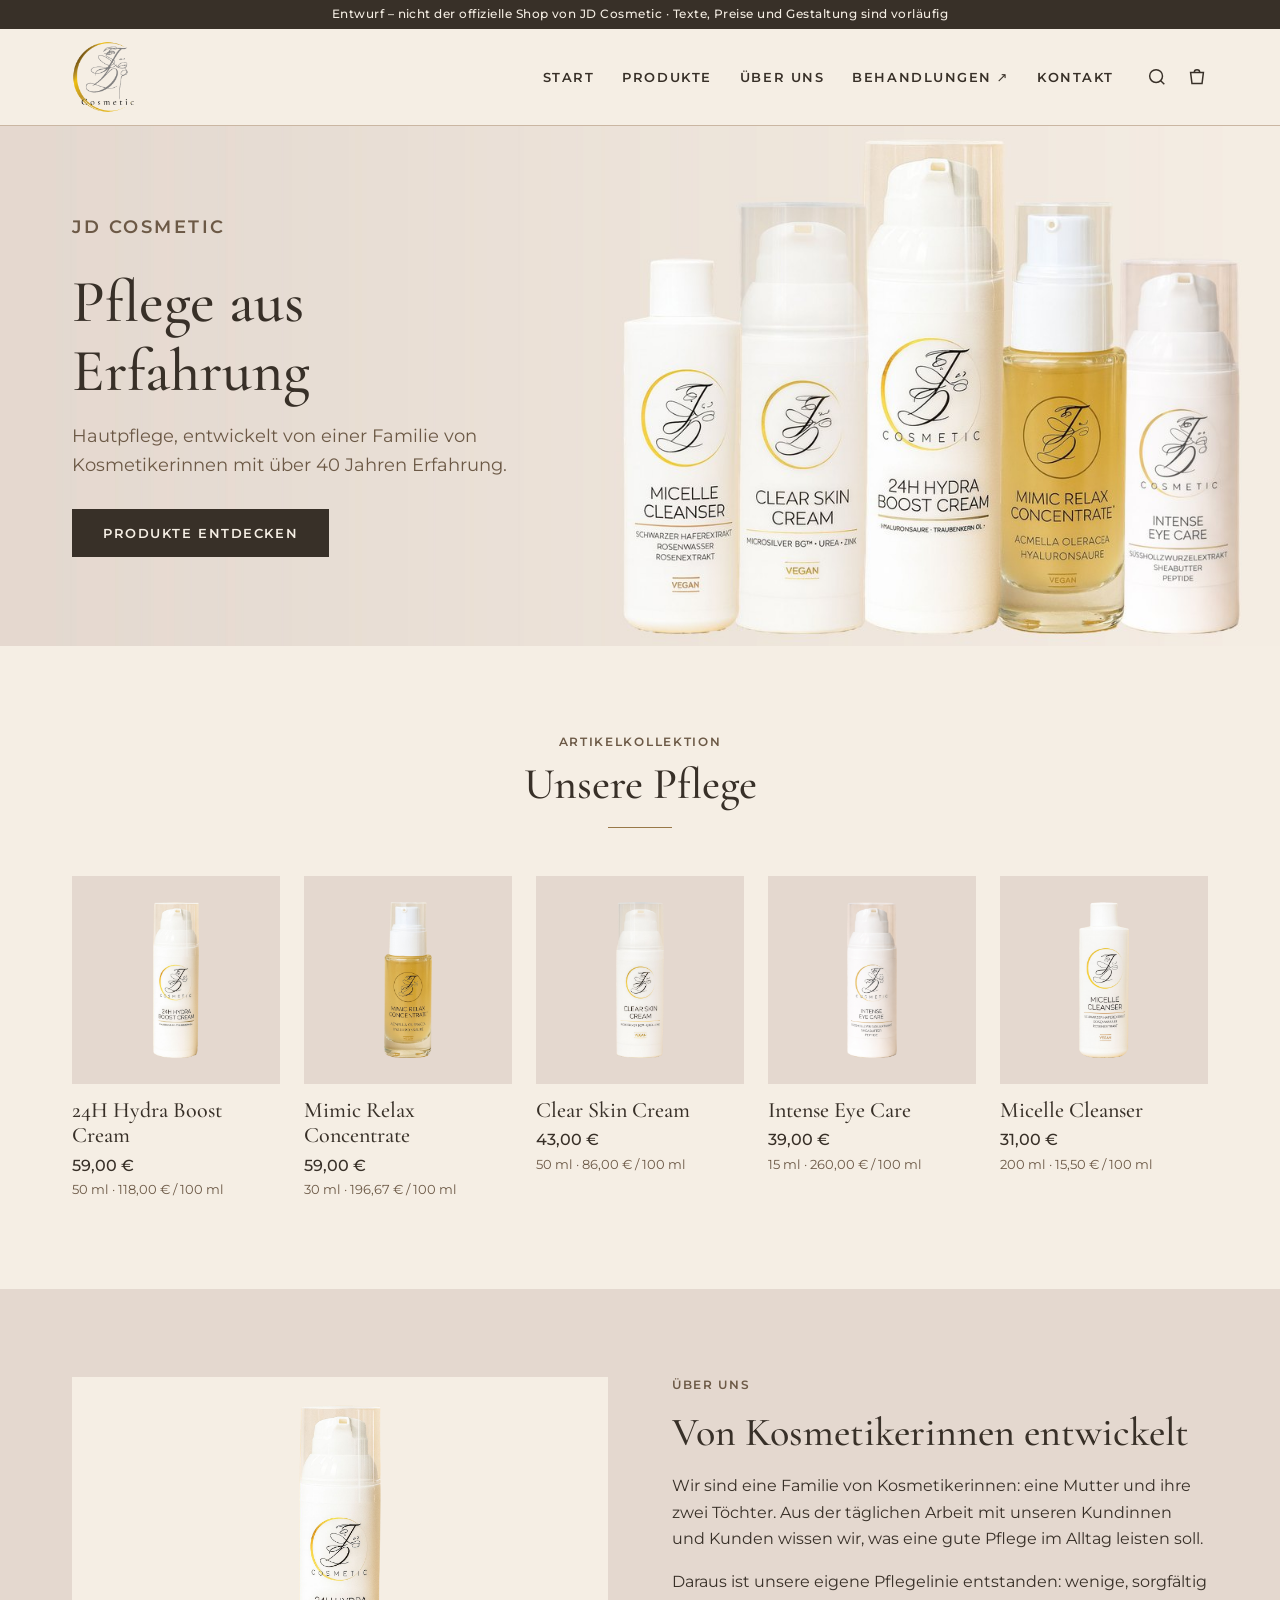
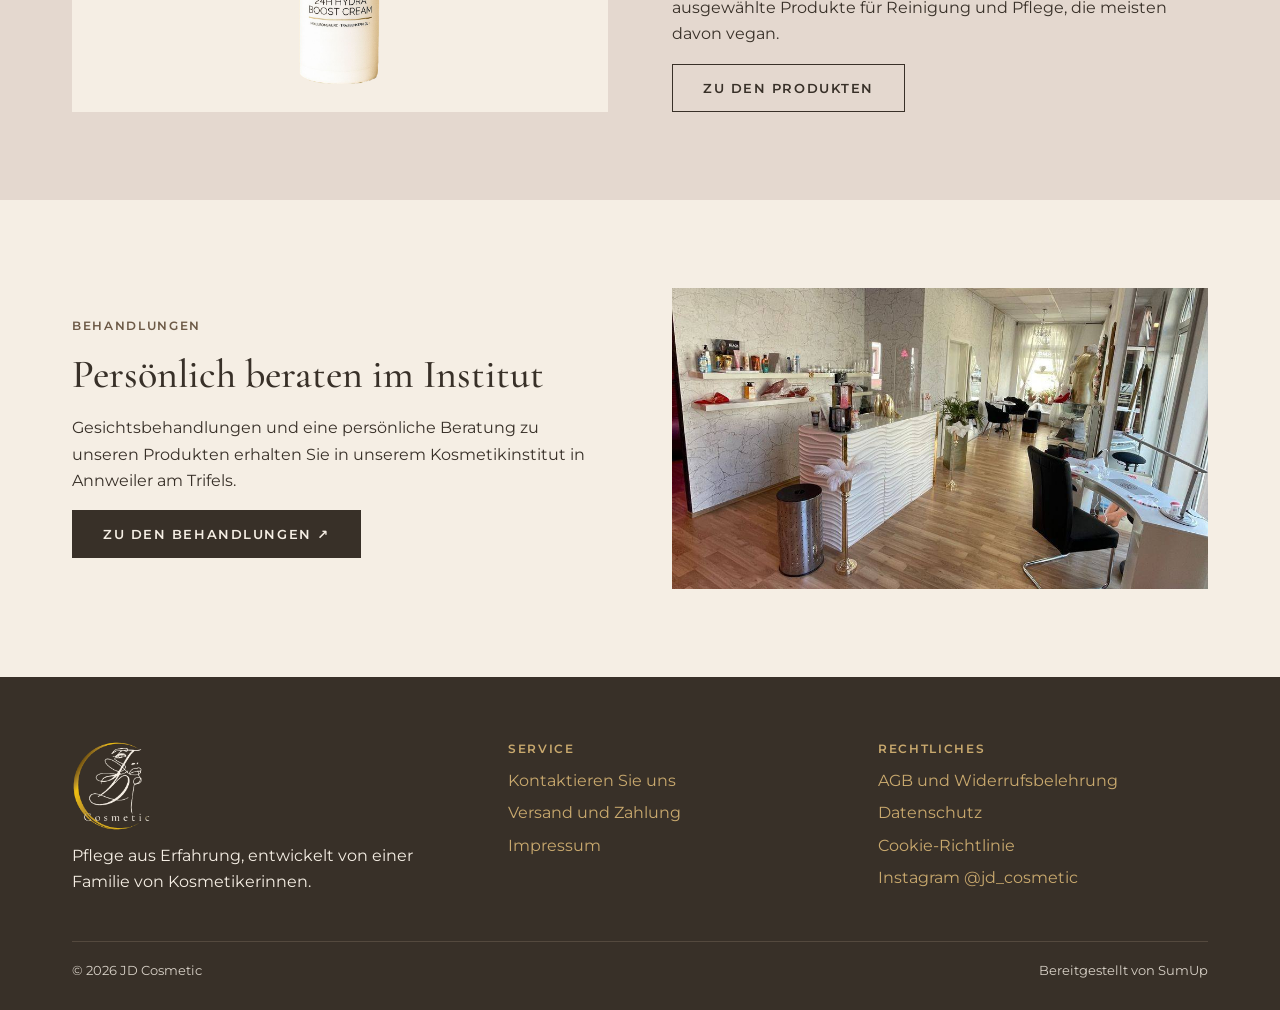
<file: index.html>
<!doctype html>
<html lang="de"><head><meta charset="utf-8"><meta name="viewport" content="width=device-width, initial-scale=1">
<title>Start | JD Cosmetic (Prototyp)</title><meta name="robots" content="noindex, nofollow"><link rel="stylesheet" href="style.css"></head>
<body>
<div class="proto">Entwurf – nicht der offizielle Shop von JD Cosmetic · Texte, Preise und Gestaltung sind vorläufig</div>
<header class="header"><div class="wrap">
<a class="logo" href="index.html"><img src="img/logo.png" alt="JD Cosmetic"></a>
<nav class="nav" id="menu"><a href="index.html">Start</a><a href="index.html#produkte">Produkte</a><a href="index.html#ueber-uns">Über uns</a><a class="ext" href="https://timeoutannweiler.de/">Behandlungen</a><a href="kontakt.html">Kontakt</a></nav>
<div class="icons"><svg viewBox="0 0 24 24" aria-label="Suche"><circle cx="11" cy="11" r="7"/><path d="M20 20l-4-4"/></svg><svg viewBox="0 0 24 24" aria-label="Warenkorb"><path d="M5 7h14l-1.5 12h-11z"/><path d="M9 7a3 3 0 0 1 6 0"/></svg><button class="burger" type="button" aria-label="Menü öffnen" aria-expanded="false" aria-controls="menu"><svg viewBox="0 0 24 24"><path d="M4 7h16M4 12h16M4 17h16"/></svg></button></div>
</div></header>

<section class="banner"><div class="wrap"><div class="text">
<p class="label">JD Cosmetic</p>
<h1>Pflege aus Erfahrung</h1>
<p>Hautpflege, entwickelt von einer Familie von Kosmetikerinnen mit über 40 Jahren Erfahrung.</p>
<a class="btn" href="#produkte">Produkte entdecken</a>
</div></div></section>

<section class="section" id="produkte"><div class="wrap">
<div class="head"><p class="label">Artikelkollektion</p><h2>Unsere Pflege</h2><div class="rule"></div></div>
<div class="grid">
<a class="card" href="produkt-hydra-boost.html"><div class="ph"><img src="img/hydra-boost.png" alt="24H Hydra Boost Cream, Verpackung mit JD-Cosmetic-Logo"></div><h3>24H Hydra Boost Cream</h3><div class="price">59,00 €</div><div class="base">50 ml · 118,00 € / 100 ml</div></a>
<a class="card" href="produkt-mimic-relax.html"><div class="ph"><img src="img/mimic-relax.png" alt="Mimic Relax Concentrate, Verpackung mit JD-Cosmetic-Logo"></div><h3>Mimic Relax Concentrate</h3><div class="price">59,00 €</div><div class="base">30 ml · 196,67 € / 100 ml</div></a>
<a class="card" href="produkt-clear-skin.html"><div class="ph"><img src="img/clear-skin.png" alt="Clear Skin Cream, Verpackung mit JD-Cosmetic-Logo"></div><h3>Clear Skin Cream</h3><div class="price">43,00 €</div><div class="base">50 ml · 86,00 € / 100 ml</div></a>
<a class="card" href="produkt-intense-eye.html"><div class="ph"><img src="img/intense-eye.png" alt="Intense Eye Care, Verpackung mit JD-Cosmetic-Logo"></div><h3>Intense Eye Care</h3><div class="price">39,00 €</div><div class="base">15 ml · 260,00 € / 100 ml</div></a>
<a class="card" href="produkt-micelle-cleanser.html"><div class="ph"><img src="img/micelle-cleanser.png" alt="Micelle Cleanser, Verpackung mit JD-Cosmetic-Logo"></div><h3>Micelle Cleanser</h3><div class="price">31,00 €</div><div class="base">200 ml · 15,50 € / 100 ml</div></a>
</div>
</div></section>

<section class="section sand" id="ueber-uns"><div class="wrap twi">
<div class="media prod"><img src="img/hydra-boost.png" alt="24H Hydra Boost Cream"></div>
<div>
<p class="label">Über uns</p>
<h2>Von Kosmetikerinnen entwickelt</h2>
<p>Wir sind eine Familie von Kosmetikerinnen: eine Mutter und ihre zwei Töchter. Aus der täglichen Arbeit mit unseren Kundinnen und Kunden wissen wir, was eine gute Pflege im Alltag leisten soll.</p>
<p>Daraus ist unsere eigene Pflegelinie entstanden: wenige, sorgfältig ausgewählte Produkte für Reinigung und Pflege, die meisten davon vegan.</p>
<a class="btn secondary" href="#produkte">Zu den Produkten</a>
</div>
</div></section>

<section class="section"><div class="wrap twi rev">
<div class="media"><img src="img/institut.jpg" alt="Behandlungsraum des Kosmetikinstituts mit Empfangstheke und Behandlungsplatz"></div>
<div>
<p class="label">Behandlungen</p>
<h2>Persönlich beraten im Institut</h2>
<p>Gesichtsbehandlungen und eine persönliche Beratung zu unseren Produkten erhalten Sie in unserem Kosmetikinstitut in Annweiler am Trifels.</p>
<a class="btn" href="https://timeoutannweiler.de/">Zu den Behandlungen ↗</a>
</div>
</div></section>
<footer class="footer"><div class="wrap">
<div class="cols">
<div><img src="img/logo-on-dark.png" alt="JD Cosmetic"><p>Pflege aus Erfahrung, entwickelt von einer Familie von Kosmetikerinnen.</p></div>
<div><p class="label">Service</p><a href="kontakt.html">Kontaktieren Sie uns</a><a href="#">Versand und Zahlung</a><a href="#">Impressum</a></div>
<div><p class="label">Rechtliches</p><a href="#">AGB und Widerrufsbelehrung</a><a href="#">Datenschutz</a><a href="#">Cookie-Richtlinie</a><a href="https://instagram.com/jd_cosmetic">Instagram @jd_cosmetic</a></div>
</div>
<div class="small"><span>© 2026 JD Cosmetic</span><span>Bereitgestellt von SumUp</span></div>
</div></footer>
<script src="menu.js"></script>
</body></html>
</file>
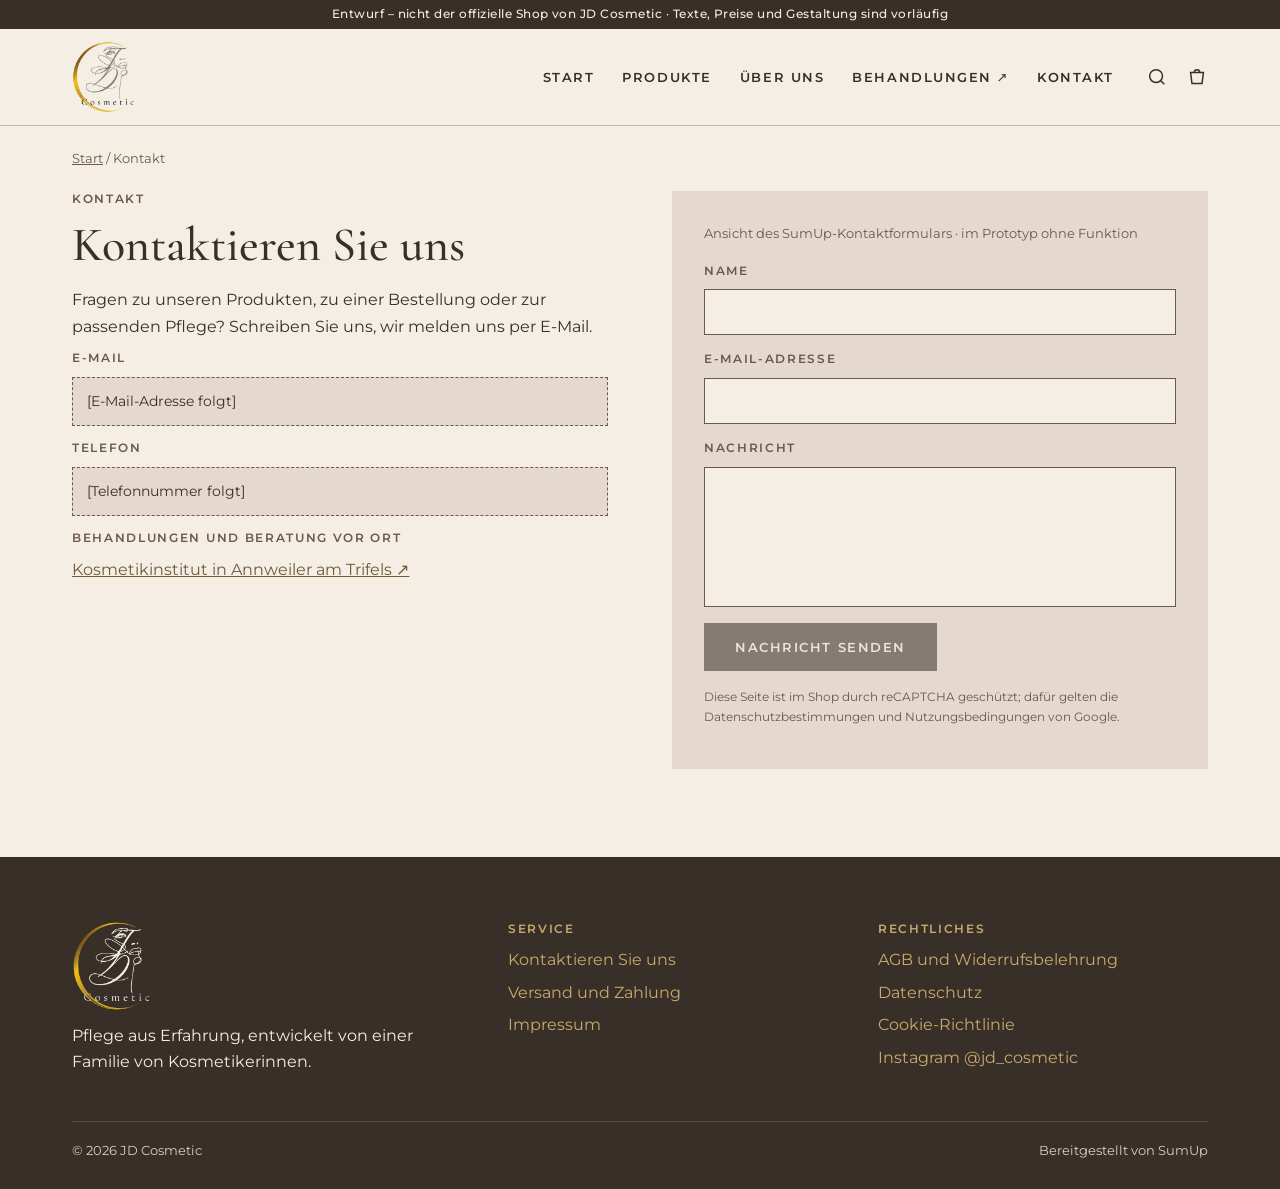
<file: kontakt.html>
<!doctype html>
<html lang="de"><head><meta charset="utf-8"><meta name="viewport" content="width=device-width, initial-scale=1">
<title>Kontakt | JD Cosmetic (Prototyp)</title><meta name="robots" content="noindex, nofollow"><link rel="stylesheet" href="style.css"></head>
<body>
<div class="proto">Entwurf – nicht der offizielle Shop von JD Cosmetic · Texte, Preise und Gestaltung sind vorläufig</div>
<header class="header"><div class="wrap">
<a class="logo" href="index.html"><img src="img/logo.png" alt="JD Cosmetic"></a>
<nav class="nav" id="menu"><a href="index.html">Start</a><a href="index.html#produkte">Produkte</a><a href="index.html#ueber-uns">Über uns</a><a class="ext" href="https://timeoutannweiler.de/">Behandlungen</a><a href="kontakt.html">Kontakt</a></nav>
<div class="icons"><svg viewBox="0 0 24 24" aria-label="Suche"><circle cx="11" cy="11" r="7"/><path d="M20 20l-4-4"/></svg><svg viewBox="0 0 24 24" aria-label="Warenkorb"><path d="M5 7h14l-1.5 12h-11z"/><path d="M9 7a3 3 0 0 1 6 0"/></svg><button class="burger" type="button" aria-label="Menü öffnen" aria-expanded="false" aria-controls="menu"><svg viewBox="0 0 24 24"><path d="M4 7h16M4 12h16M4 17h16"/></svg></button></div>
</div></header>

<div class="wrap">
<p class="crumbs"><a href="index.html">Start</a> / Kontakt</p>
<div class="contact">
<div>
<p class="label">Kontakt</p>
<h1>Kontaktieren Sie uns</h1>
<p>Fragen zu unseren Produkten, zu einer Bestellung oder zur passenden Pflege? Schreiben Sie uns, wir melden uns per E-Mail.</p>
<p class="label">E-Mail</p><div class="ph-note">[E-Mail-Adresse folgt]</div>
<p class="label">Telefon</p><div class="ph-note">[Telefonnummer folgt]</div>
<p class="label">Behandlungen und Beratung vor Ort</p>
<p><a href="https://timeoutannweiler.de/">Kosmetikinstitut in Annweiler am Trifels ↗</a></p>
</div>
<div class="mock-form" aria-label="Ansicht des Kontaktformulars, im Prototyp ohne Funktion">
<p class="note">Ansicht des SumUp-Kontaktformulars · im Prototyp ohne Funktion</p>
<p class="label">Name</p><div class="field"></div>
<p class="label">E-Mail-Adresse</p><div class="field"></div>
<p class="label">Nachricht</p><div class="field area"></div>
<span class="btn disabled">Nachricht senden</span>
<p class="small-print">Diese Seite ist im Shop durch reCAPTCHA geschützt; dafür gelten die Datenschutzbestimmungen und Nutzungsbedingungen von Google.</p>
</div>
</div>
</div>
<footer class="footer"><div class="wrap">
<div class="cols">
<div><img src="img/logo-on-dark.png" alt="JD Cosmetic"><p>Pflege aus Erfahrung, entwickelt von einer Familie von Kosmetikerinnen.</p></div>
<div><p class="label">Service</p><a href="kontakt.html">Kontaktieren Sie uns</a><a href="#">Versand und Zahlung</a><a href="#">Impressum</a></div>
<div><p class="label">Rechtliches</p><a href="#">AGB und Widerrufsbelehrung</a><a href="#">Datenschutz</a><a href="#">Cookie-Richtlinie</a><a href="https://instagram.com/jd_cosmetic">Instagram @jd_cosmetic</a></div>
</div>
<div class="small"><span>© 2026 JD Cosmetic</span><span>Bereitgestellt von SumUp</span></div>
</div></footer>
<script src="menu.js"></script>
</body></html>
</file>
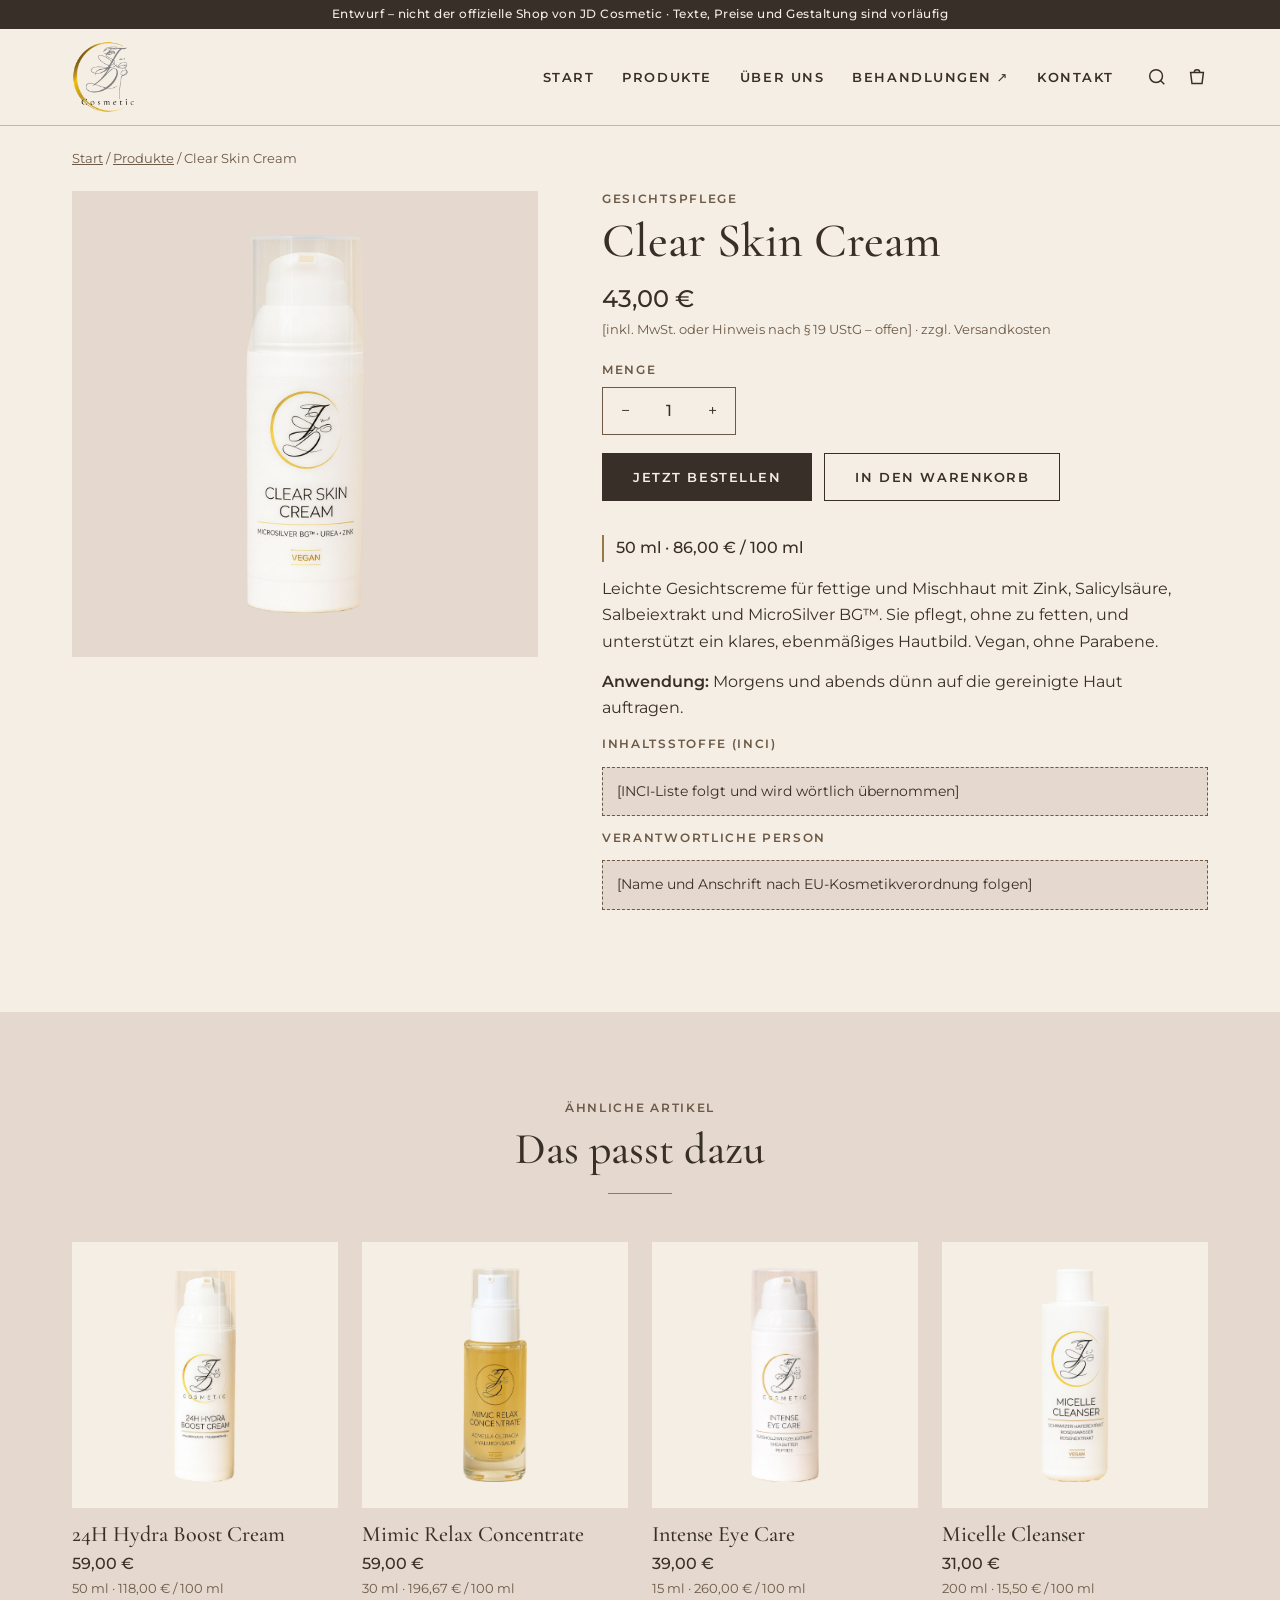
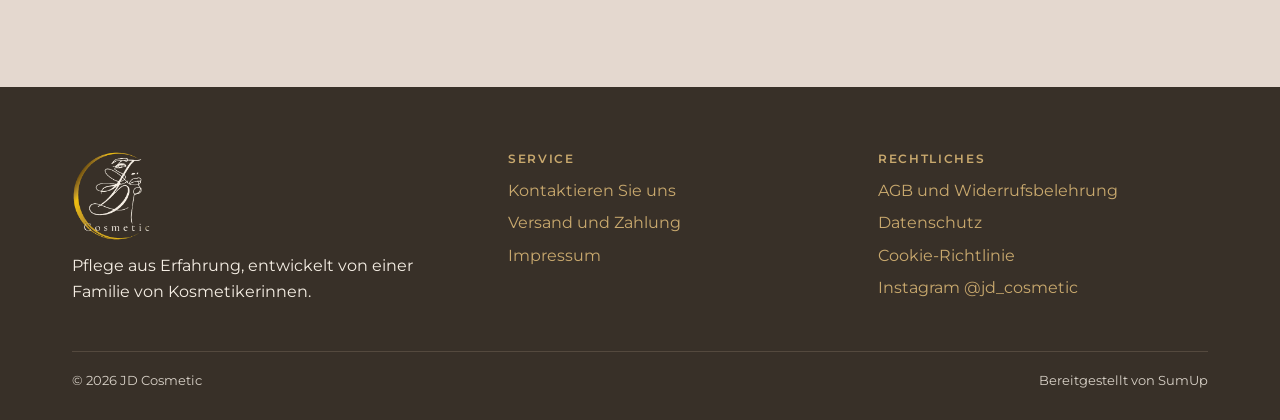
<file: produkt-clear-skin.html>
<!doctype html>
<html lang="de"><head><meta charset="utf-8"><meta name="viewport" content="width=device-width, initial-scale=1">
<title>Clear Skin Cream | JD Cosmetic (Prototyp)</title><meta name="robots" content="noindex, nofollow"><link rel="stylesheet" href="style.css"></head>
<body>
<div class="proto">Entwurf – nicht der offizielle Shop von JD Cosmetic · Texte, Preise und Gestaltung sind vorläufig</div>
<header class="header"><div class="wrap">
<a class="logo" href="index.html"><img src="img/logo.png" alt="JD Cosmetic"></a>
<nav class="nav" id="menu"><a href="index.html">Start</a><a href="index.html#produkte">Produkte</a><a href="index.html#ueber-uns">Über uns</a><a class="ext" href="https://timeoutannweiler.de/">Behandlungen</a><a href="kontakt.html">Kontakt</a></nav>
<div class="icons"><svg viewBox="0 0 24 24" aria-label="Suche"><circle cx="11" cy="11" r="7"/><path d="M20 20l-4-4"/></svg><svg viewBox="0 0 24 24" aria-label="Warenkorb"><path d="M5 7h14l-1.5 12h-11z"/><path d="M9 7a3 3 0 0 1 6 0"/></svg><button class="burger" type="button" aria-label="Menü öffnen" aria-expanded="false" aria-controls="menu"><svg viewBox="0 0 24 24"><path d="M4 7h16M4 12h16M4 17h16"/></svg></button></div>
</div></header>

<div class="wrap">
<p class="crumbs"><a href="index.html">Start</a> / <a href="index.html#produkte">Produkte</a> / Clear Skin Cream</p>
<div class="pdp">
<div class="gallery"><div class="main"><img src="img/clear-skin.png" alt="Clear Skin Cream, 50 ml, Airless-Spender mit JD-Cosmetic-Logo"></div></div>
<div>
<p class="label">Gesichtspflege</p>
<h1>Clear Skin Cream</h1>
<div class="price">43,00 €</div>
<p class="tax">[inkl. MwSt. oder Hinweis nach § 19 UStG – offen] · zzgl. Versandkosten</p>
<p class="label">Menge</p>
<div class="qty"><span>−</span><b>1</b><span>+</span></div>
<div class="actions"><a class="btn" href="#">Jetzt bestellen</a><a class="btn secondary" href="#">In den Warenkorb</a></div>
<div class="desc">
<p class="first">50 ml · 86,00 € / 100 ml</p>
<p>Leichte Gesichtscreme für fettige und Mischhaut mit Zink, Salicylsäure, Salbeiextrakt und MicroSilver BG™. Sie pflegt, ohne zu fetten, und unterstützt ein klares, ebenmäßiges Hautbild. Vegan, ohne Parabene.</p>
<p><strong>Anwendung:</strong> Morgens und abends dünn auf die gereinigte Haut auftragen.</p>
<p class="label">Inhaltsstoffe (INCI)</p>
<div class="ph-note">[INCI-Liste folgt und wird wörtlich übernommen]</div>
<p class="label">Verantwortliche Person</p>
<div class="ph-note">[Name und Anschrift nach EU-Kosmetikverordnung folgen]</div>
</div>
</div>
</div>
</div>
<section class="section sand"><div class="wrap">
<div class="head"><p class="label">Ähnliche Artikel</p><h2>Das passt dazu</h2><div class="rule"></div></div>
<div class="grid grid4">
<a class="card" href="produkt-hydra-boost.html"><div class="ph"><img src="img/hydra-boost.png" alt="24H Hydra Boost Cream, Verpackung mit JD-Cosmetic-Logo"></div><h3>24H Hydra Boost Cream</h3><div class="price">59,00 €</div><div class="base">50 ml · 118,00 € / 100 ml</div></a>
<a class="card" href="produkt-mimic-relax.html"><div class="ph"><img src="img/mimic-relax.png" alt="Mimic Relax Concentrate, Verpackung mit JD-Cosmetic-Logo"></div><h3>Mimic Relax Concentrate</h3><div class="price">59,00 €</div><div class="base">30 ml · 196,67 € / 100 ml</div></a>
<a class="card" href="produkt-intense-eye.html"><div class="ph"><img src="img/intense-eye.png" alt="Intense Eye Care, Verpackung mit JD-Cosmetic-Logo"></div><h3>Intense Eye Care</h3><div class="price">39,00 €</div><div class="base">15 ml · 260,00 € / 100 ml</div></a>
<a class="card" href="produkt-micelle-cleanser.html"><div class="ph"><img src="img/micelle-cleanser.png" alt="Micelle Cleanser, Verpackung mit JD-Cosmetic-Logo"></div><h3>Micelle Cleanser</h3><div class="price">31,00 €</div><div class="base">200 ml · 15,50 € / 100 ml</div></a>
</div>
</div></section>
<footer class="footer"><div class="wrap">
<div class="cols">
<div><img src="img/logo-on-dark.png" alt="JD Cosmetic"><p>Pflege aus Erfahrung, entwickelt von einer Familie von Kosmetikerinnen.</p></div>
<div><p class="label">Service</p><a href="kontakt.html">Kontaktieren Sie uns</a><a href="#">Versand und Zahlung</a><a href="#">Impressum</a></div>
<div><p class="label">Rechtliches</p><a href="#">AGB und Widerrufsbelehrung</a><a href="#">Datenschutz</a><a href="#">Cookie-Richtlinie</a><a href="https://instagram.com/jd_cosmetic">Instagram @jd_cosmetic</a></div>
</div>
<div class="small"><span>© 2026 JD Cosmetic</span><span>Bereitgestellt von SumUp</span></div>
</div></footer>
<script src="menu.js"></script>
</body></html>
</file>
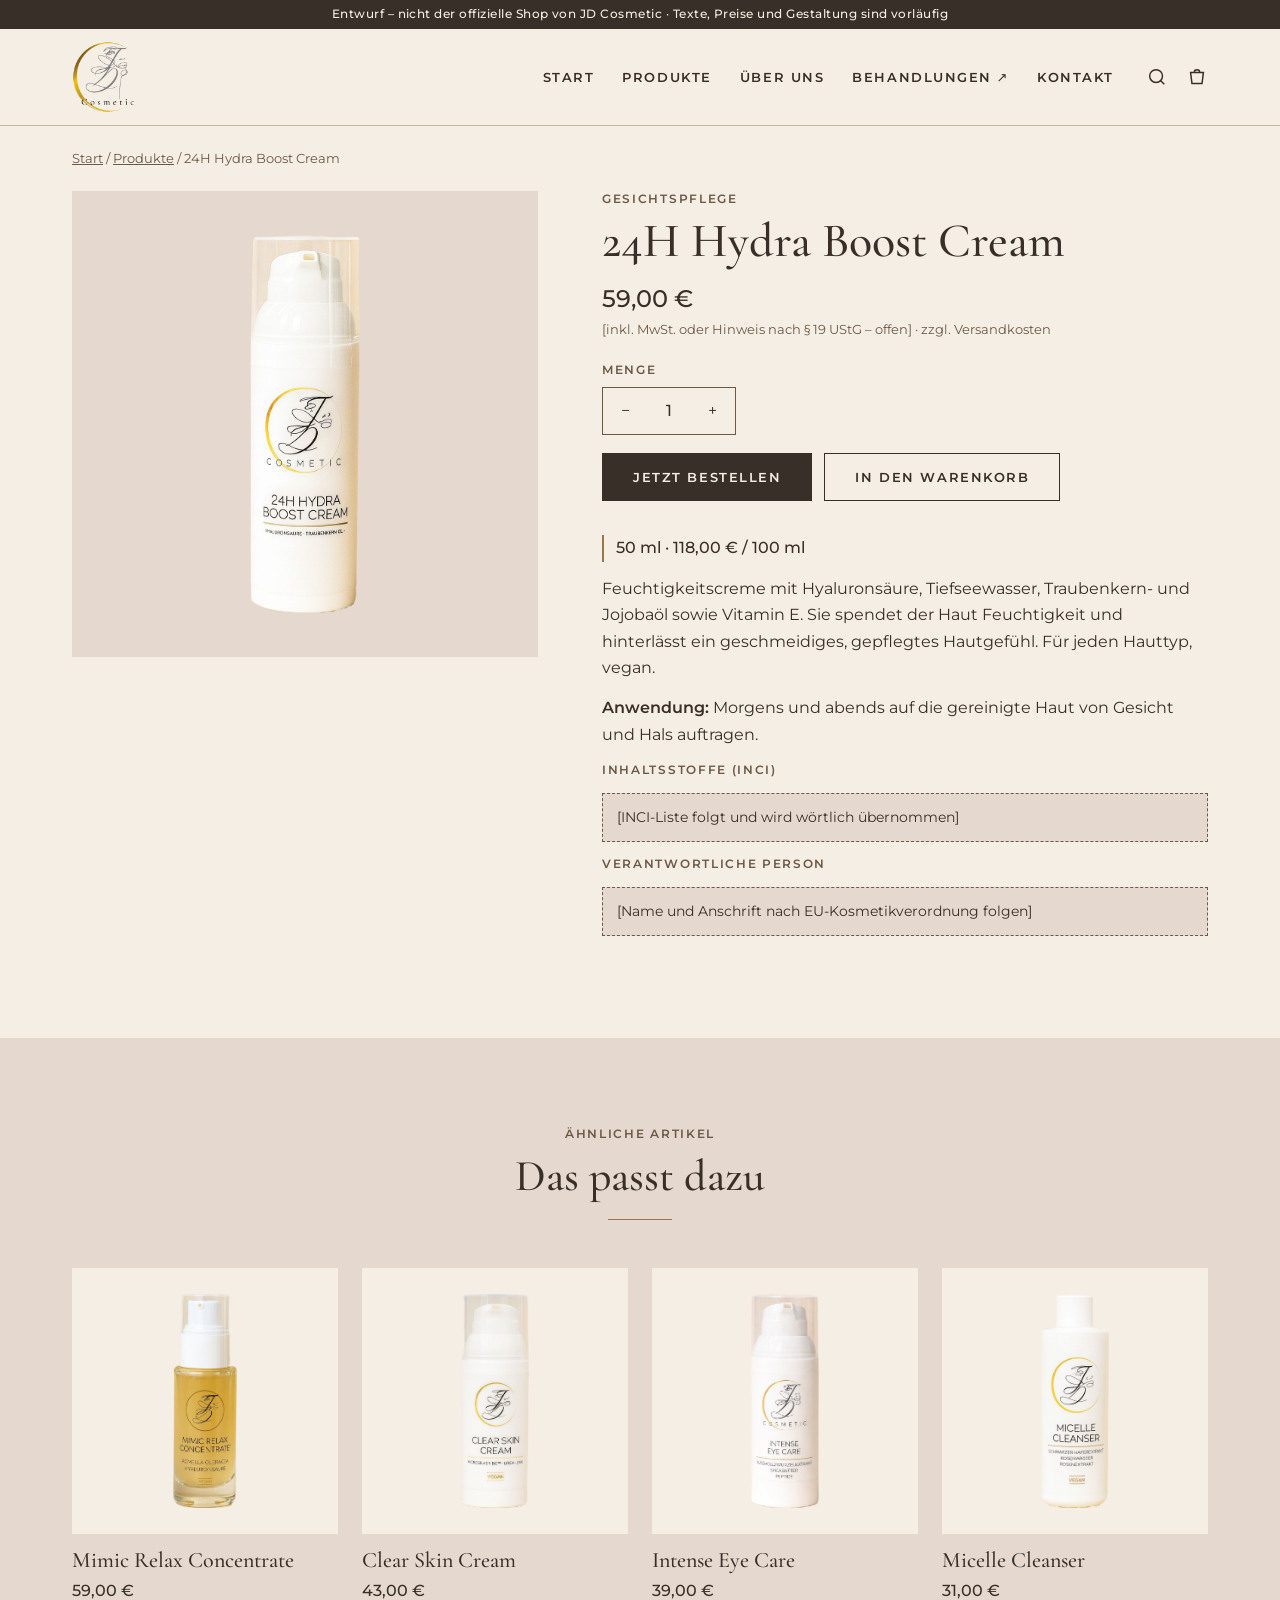
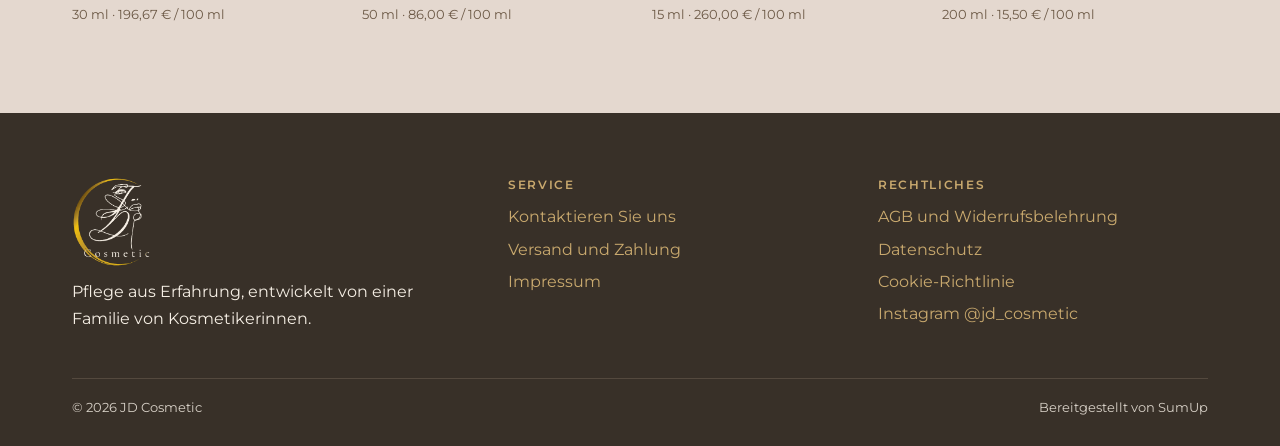
<file: produkt-hydra-boost.html>
<!doctype html>
<html lang="de"><head><meta charset="utf-8"><meta name="viewport" content="width=device-width, initial-scale=1">
<title>24H Hydra Boost Cream | JD Cosmetic (Prototyp)</title><meta name="robots" content="noindex, nofollow"><link rel="stylesheet" href="style.css"></head>
<body>
<div class="proto">Entwurf – nicht der offizielle Shop von JD Cosmetic · Texte, Preise und Gestaltung sind vorläufig</div>
<header class="header"><div class="wrap">
<a class="logo" href="index.html"><img src="img/logo.png" alt="JD Cosmetic"></a>
<nav class="nav" id="menu"><a href="index.html">Start</a><a href="index.html#produkte">Produkte</a><a href="index.html#ueber-uns">Über uns</a><a class="ext" href="https://timeoutannweiler.de/">Behandlungen</a><a href="kontakt.html">Kontakt</a></nav>
<div class="icons"><svg viewBox="0 0 24 24" aria-label="Suche"><circle cx="11" cy="11" r="7"/><path d="M20 20l-4-4"/></svg><svg viewBox="0 0 24 24" aria-label="Warenkorb"><path d="M5 7h14l-1.5 12h-11z"/><path d="M9 7a3 3 0 0 1 6 0"/></svg><button class="burger" type="button" aria-label="Menü öffnen" aria-expanded="false" aria-controls="menu"><svg viewBox="0 0 24 24"><path d="M4 7h16M4 12h16M4 17h16"/></svg></button></div>
</div></header>

<div class="wrap">
<p class="crumbs"><a href="index.html">Start</a> / <a href="index.html#produkte">Produkte</a> / 24H Hydra Boost Cream</p>
<div class="pdp">
<div class="gallery"><div class="main"><img src="img/hydra-boost.png" alt="24H Hydra Boost Cream, 50 ml, Spender mit JD-Cosmetic-Logo"></div></div>
<div>
<p class="label">Gesichtspflege</p>
<h1>24H Hydra Boost Cream</h1>
<div class="price">59,00 €</div>
<p class="tax">[inkl. MwSt. oder Hinweis nach § 19 UStG – offen] · zzgl. Versandkosten</p>
<p class="label">Menge</p>
<div class="qty"><span>−</span><b>1</b><span>+</span></div>
<div class="actions"><a class="btn" href="#">Jetzt bestellen</a><a class="btn secondary" href="#">In den Warenkorb</a></div>
<div class="desc">
<p class="first">50 ml · 118,00 € / 100 ml</p>
<p>Feuchtigkeitscreme mit Hyaluronsäure, Tiefseewasser, Traubenkern- und Jojobaöl sowie Vitamin E. Sie spendet der Haut Feuchtigkeit und hinterlässt ein geschmeidiges, gepflegtes Hautgefühl. Für jeden Hauttyp, vegan.</p>
<p><strong>Anwendung:</strong> Morgens und abends auf die gereinigte Haut von Gesicht und Hals auftragen.</p>
<p class="label">Inhaltsstoffe (INCI)</p>
<div class="ph-note">[INCI-Liste folgt und wird wörtlich übernommen]</div>
<p class="label">Verantwortliche Person</p>
<div class="ph-note">[Name und Anschrift nach EU-Kosmetikverordnung folgen]</div>
</div>
</div>
</div>
</div>
<section class="section sand"><div class="wrap">
<div class="head"><p class="label">Ähnliche Artikel</p><h2>Das passt dazu</h2><div class="rule"></div></div>
<div class="grid grid4">
<a class="card" href="produkt-mimic-relax.html"><div class="ph"><img src="img/mimic-relax.png" alt="Mimic Relax Concentrate, Verpackung mit JD-Cosmetic-Logo"></div><h3>Mimic Relax Concentrate</h3><div class="price">59,00 €</div><div class="base">30 ml · 196,67 € / 100 ml</div></a>
<a class="card" href="produkt-clear-skin.html"><div class="ph"><img src="img/clear-skin.png" alt="Clear Skin Cream, Verpackung mit JD-Cosmetic-Logo"></div><h3>Clear Skin Cream</h3><div class="price">43,00 €</div><div class="base">50 ml · 86,00 € / 100 ml</div></a>
<a class="card" href="produkt-intense-eye.html"><div class="ph"><img src="img/intense-eye.png" alt="Intense Eye Care, Verpackung mit JD-Cosmetic-Logo"></div><h3>Intense Eye Care</h3><div class="price">39,00 €</div><div class="base">15 ml · 260,00 € / 100 ml</div></a>
<a class="card" href="produkt-micelle-cleanser.html"><div class="ph"><img src="img/micelle-cleanser.png" alt="Micelle Cleanser, Verpackung mit JD-Cosmetic-Logo"></div><h3>Micelle Cleanser</h3><div class="price">31,00 €</div><div class="base">200 ml · 15,50 € / 100 ml</div></a>
</div>
</div></section>
<footer class="footer"><div class="wrap">
<div class="cols">
<div><img src="img/logo-on-dark.png" alt="JD Cosmetic"><p>Pflege aus Erfahrung, entwickelt von einer Familie von Kosmetikerinnen.</p></div>
<div><p class="label">Service</p><a href="kontakt.html">Kontaktieren Sie uns</a><a href="#">Versand und Zahlung</a><a href="#">Impressum</a></div>
<div><p class="label">Rechtliches</p><a href="#">AGB und Widerrufsbelehrung</a><a href="#">Datenschutz</a><a href="#">Cookie-Richtlinie</a><a href="https://instagram.com/jd_cosmetic">Instagram @jd_cosmetic</a></div>
</div>
<div class="small"><span>© 2026 JD Cosmetic</span><span>Bereitgestellt von SumUp</span></div>
</div></footer>
<script src="menu.js"></script>
</body></html>
</file>
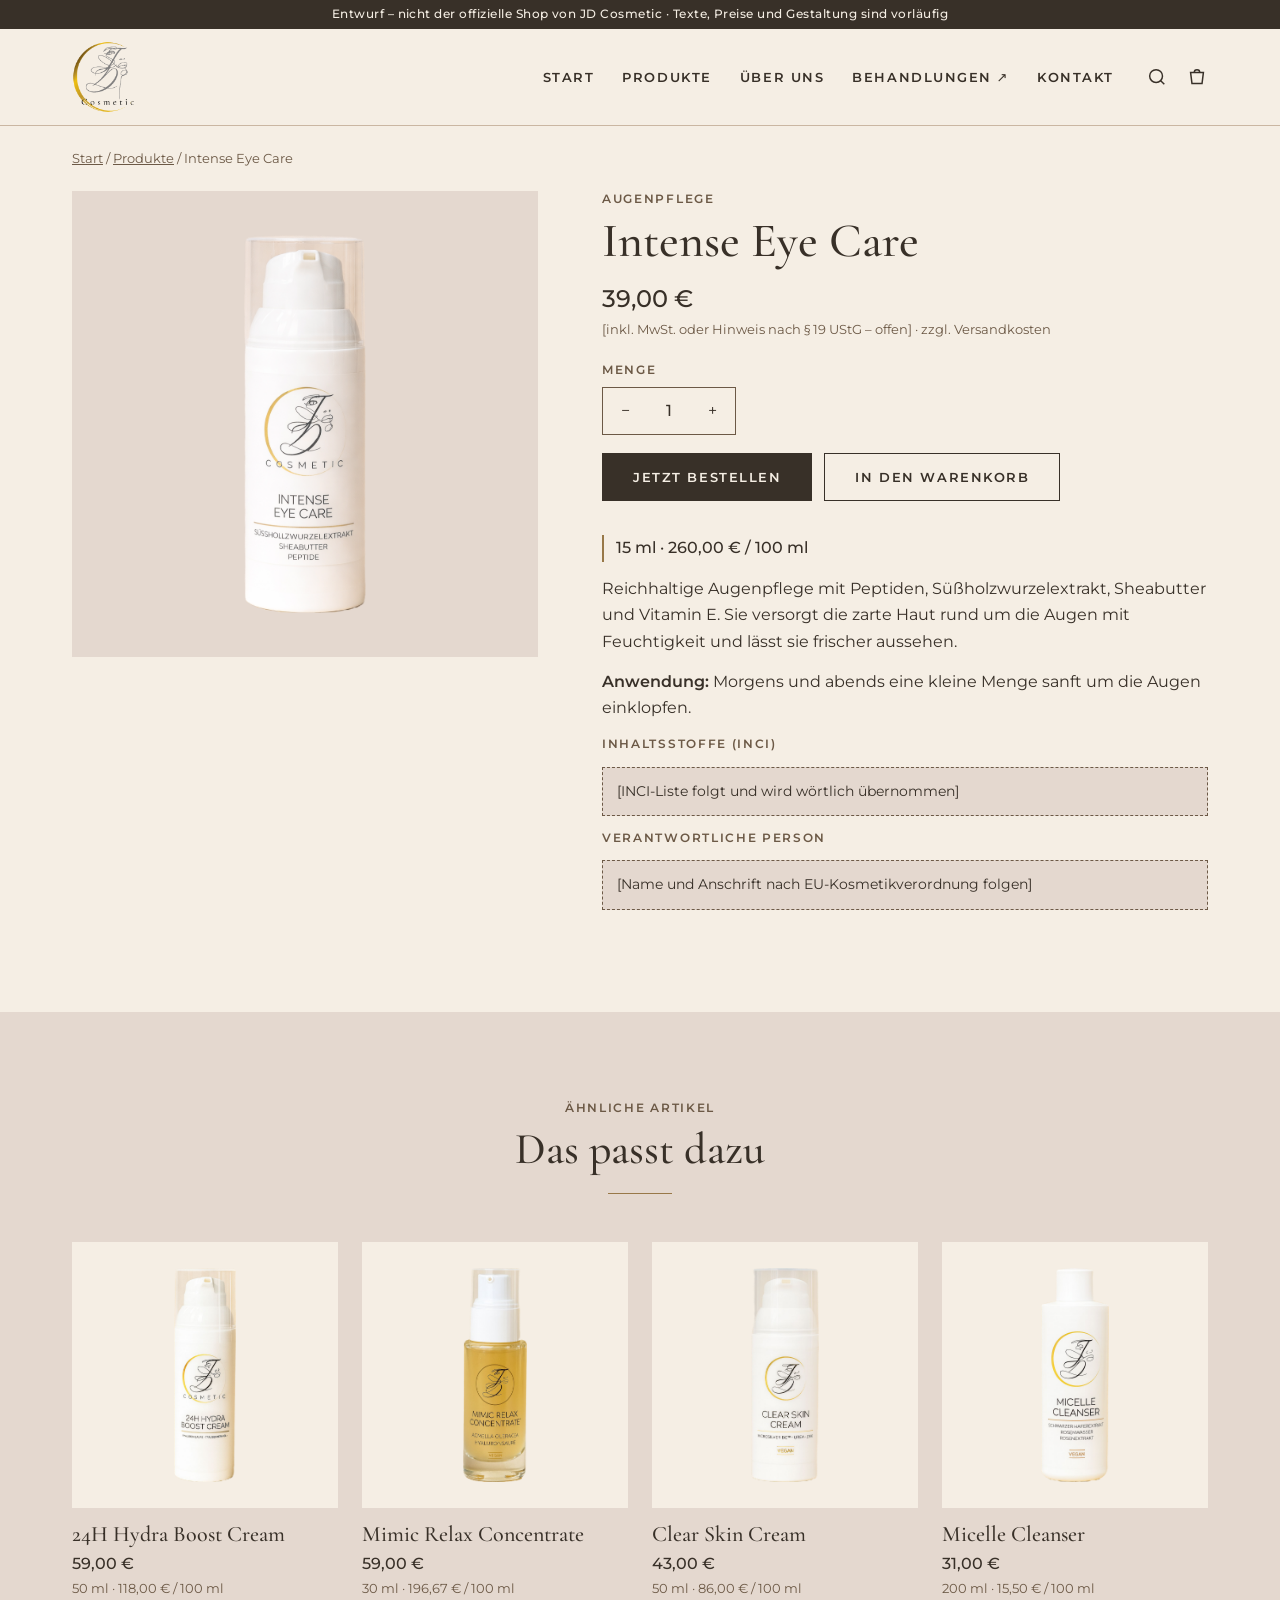
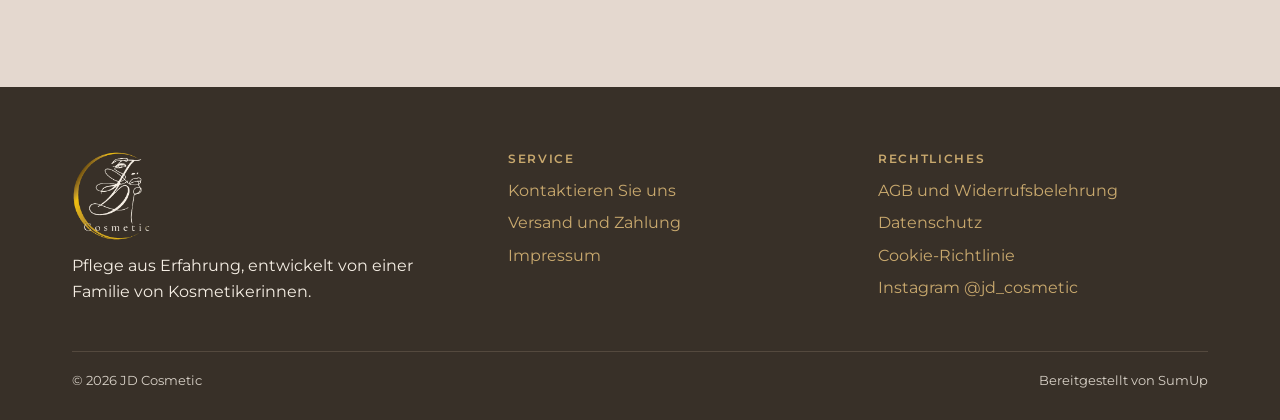
<file: produkt-intense-eye.html>
<!doctype html>
<html lang="de"><head><meta charset="utf-8"><meta name="viewport" content="width=device-width, initial-scale=1">
<title>Intense Eye Care | JD Cosmetic (Prototyp)</title><meta name="robots" content="noindex, nofollow"><link rel="stylesheet" href="style.css"></head>
<body>
<div class="proto">Entwurf – nicht der offizielle Shop von JD Cosmetic · Texte, Preise und Gestaltung sind vorläufig</div>
<header class="header"><div class="wrap">
<a class="logo" href="index.html"><img src="img/logo.png" alt="JD Cosmetic"></a>
<nav class="nav" id="menu"><a href="index.html">Start</a><a href="index.html#produkte">Produkte</a><a href="index.html#ueber-uns">Über uns</a><a class="ext" href="https://timeoutannweiler.de/">Behandlungen</a><a href="kontakt.html">Kontakt</a></nav>
<div class="icons"><svg viewBox="0 0 24 24" aria-label="Suche"><circle cx="11" cy="11" r="7"/><path d="M20 20l-4-4"/></svg><svg viewBox="0 0 24 24" aria-label="Warenkorb"><path d="M5 7h14l-1.5 12h-11z"/><path d="M9 7a3 3 0 0 1 6 0"/></svg><button class="burger" type="button" aria-label="Menü öffnen" aria-expanded="false" aria-controls="menu"><svg viewBox="0 0 24 24"><path d="M4 7h16M4 12h16M4 17h16"/></svg></button></div>
</div></header>

<div class="wrap">
<p class="crumbs"><a href="index.html">Start</a> / <a href="index.html#produkte">Produkte</a> / Intense Eye Care</p>
<div class="pdp">
<div class="gallery"><div class="main"><img src="img/intense-eye.png" alt="Intense Eye Care, 15 ml, Spender mit JD-Cosmetic-Logo"></div></div>
<div>
<p class="label">Augenpflege</p>
<h1>Intense Eye Care</h1>
<div class="price">39,00 €</div>
<p class="tax">[inkl. MwSt. oder Hinweis nach § 19 UStG – offen] · zzgl. Versandkosten</p>
<p class="label">Menge</p>
<div class="qty"><span>−</span><b>1</b><span>+</span></div>
<div class="actions"><a class="btn" href="#">Jetzt bestellen</a><a class="btn secondary" href="#">In den Warenkorb</a></div>
<div class="desc">
<p class="first">15 ml · 260,00 € / 100 ml</p>
<p>Reichhaltige Augenpflege mit Peptiden, Süßholzwurzelextrakt, Sheabutter und Vitamin E. Sie versorgt die zarte Haut rund um die Augen mit Feuchtigkeit und lässt sie frischer aussehen.</p>
<p><strong>Anwendung:</strong> Morgens und abends eine kleine Menge sanft um die Augen einklopfen.</p>
<p class="label">Inhaltsstoffe (INCI)</p>
<div class="ph-note">[INCI-Liste folgt und wird wörtlich übernommen]</div>
<p class="label">Verantwortliche Person</p>
<div class="ph-note">[Name und Anschrift nach EU-Kosmetikverordnung folgen]</div>
</div>
</div>
</div>
</div>
<section class="section sand"><div class="wrap">
<div class="head"><p class="label">Ähnliche Artikel</p><h2>Das passt dazu</h2><div class="rule"></div></div>
<div class="grid grid4">
<a class="card" href="produkt-hydra-boost.html"><div class="ph"><img src="img/hydra-boost.png" alt="24H Hydra Boost Cream, Verpackung mit JD-Cosmetic-Logo"></div><h3>24H Hydra Boost Cream</h3><div class="price">59,00 €</div><div class="base">50 ml · 118,00 € / 100 ml</div></a>
<a class="card" href="produkt-mimic-relax.html"><div class="ph"><img src="img/mimic-relax.png" alt="Mimic Relax Concentrate, Verpackung mit JD-Cosmetic-Logo"></div><h3>Mimic Relax Concentrate</h3><div class="price">59,00 €</div><div class="base">30 ml · 196,67 € / 100 ml</div></a>
<a class="card" href="produkt-clear-skin.html"><div class="ph"><img src="img/clear-skin.png" alt="Clear Skin Cream, Verpackung mit JD-Cosmetic-Logo"></div><h3>Clear Skin Cream</h3><div class="price">43,00 €</div><div class="base">50 ml · 86,00 € / 100 ml</div></a>
<a class="card" href="produkt-micelle-cleanser.html"><div class="ph"><img src="img/micelle-cleanser.png" alt="Micelle Cleanser, Verpackung mit JD-Cosmetic-Logo"></div><h3>Micelle Cleanser</h3><div class="price">31,00 €</div><div class="base">200 ml · 15,50 € / 100 ml</div></a>
</div>
</div></section>
<footer class="footer"><div class="wrap">
<div class="cols">
<div><img src="img/logo-on-dark.png" alt="JD Cosmetic"><p>Pflege aus Erfahrung, entwickelt von einer Familie von Kosmetikerinnen.</p></div>
<div><p class="label">Service</p><a href="kontakt.html">Kontaktieren Sie uns</a><a href="#">Versand und Zahlung</a><a href="#">Impressum</a></div>
<div><p class="label">Rechtliches</p><a href="#">AGB und Widerrufsbelehrung</a><a href="#">Datenschutz</a><a href="#">Cookie-Richtlinie</a><a href="https://instagram.com/jd_cosmetic">Instagram @jd_cosmetic</a></div>
</div>
<div class="small"><span>© 2026 JD Cosmetic</span><span>Bereitgestellt von SumUp</span></div>
</div></footer>
<script src="menu.js"></script>
</body></html>
</file>
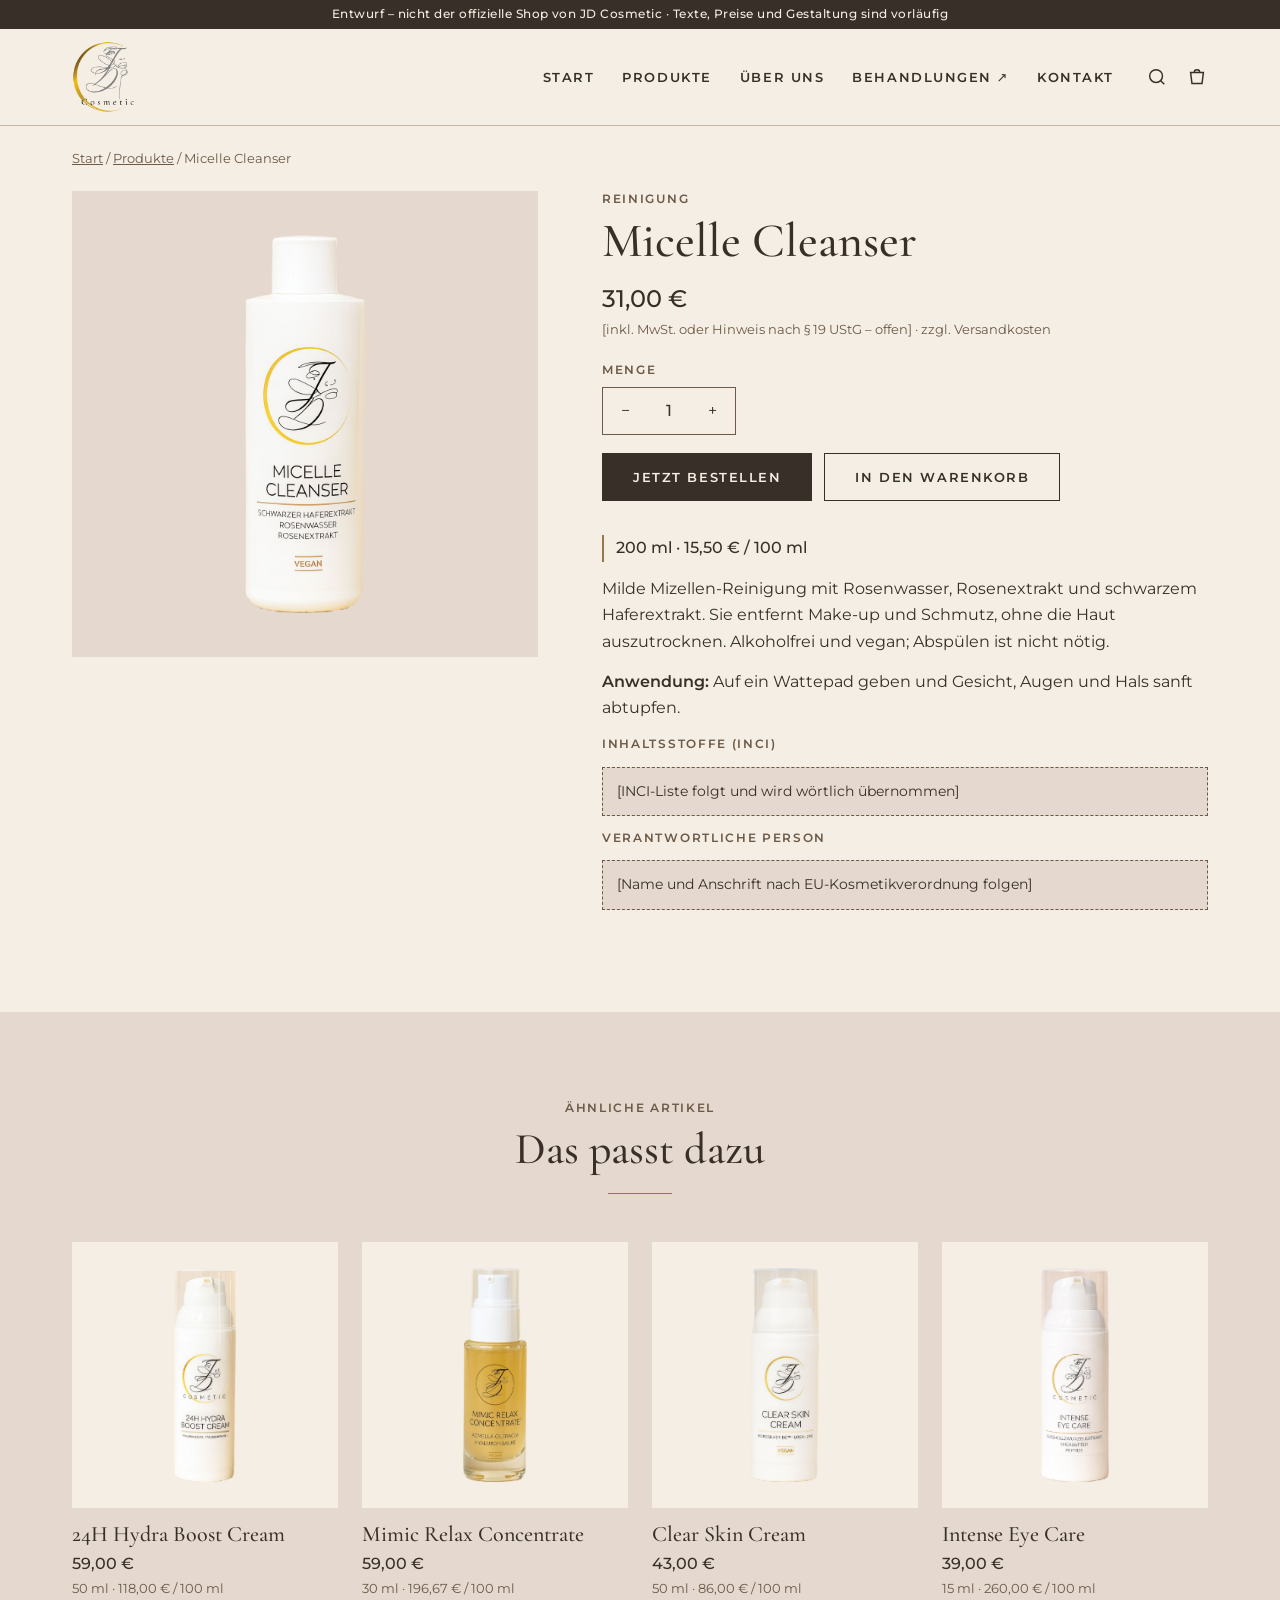
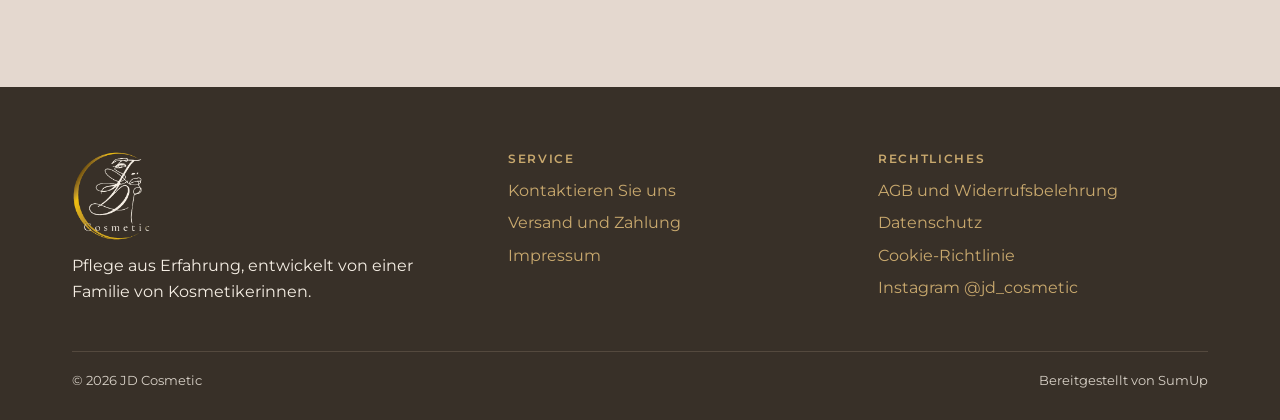
<file: produkt-micelle-cleanser.html>
<!doctype html>
<html lang="de"><head><meta charset="utf-8"><meta name="viewport" content="width=device-width, initial-scale=1">
<title>Micelle Cleanser | JD Cosmetic (Prototyp)</title><meta name="robots" content="noindex, nofollow"><link rel="stylesheet" href="style.css"></head>
<body>
<div class="proto">Entwurf – nicht der offizielle Shop von JD Cosmetic · Texte, Preise und Gestaltung sind vorläufig</div>
<header class="header"><div class="wrap">
<a class="logo" href="index.html"><img src="img/logo.png" alt="JD Cosmetic"></a>
<nav class="nav" id="menu"><a href="index.html">Start</a><a href="index.html#produkte">Produkte</a><a href="index.html#ueber-uns">Über uns</a><a class="ext" href="https://timeoutannweiler.de/">Behandlungen</a><a href="kontakt.html">Kontakt</a></nav>
<div class="icons"><svg viewBox="0 0 24 24" aria-label="Suche"><circle cx="11" cy="11" r="7"/><path d="M20 20l-4-4"/></svg><svg viewBox="0 0 24 24" aria-label="Warenkorb"><path d="M5 7h14l-1.5 12h-11z"/><path d="M9 7a3 3 0 0 1 6 0"/></svg><button class="burger" type="button" aria-label="Menü öffnen" aria-expanded="false" aria-controls="menu"><svg viewBox="0 0 24 24"><path d="M4 7h16M4 12h16M4 17h16"/></svg></button></div>
</div></header>

<div class="wrap">
<p class="crumbs"><a href="index.html">Start</a> / <a href="index.html#produkte">Produkte</a> / Micelle Cleanser</p>
<div class="pdp">
<div class="gallery"><div class="main"><img src="img/micelle-cleanser.png" alt="Micelle Cleanser, 200 ml, Flasche mit JD-Cosmetic-Logo"></div></div>
<div>
<p class="label">Reinigung</p>
<h1>Micelle Cleanser</h1>
<div class="price">31,00 €</div>
<p class="tax">[inkl. MwSt. oder Hinweis nach § 19 UStG – offen] · zzgl. Versandkosten</p>
<p class="label">Menge</p>
<div class="qty"><span>−</span><b>1</b><span>+</span></div>
<div class="actions"><a class="btn" href="#">Jetzt bestellen</a><a class="btn secondary" href="#">In den Warenkorb</a></div>
<div class="desc">
<p class="first">200 ml · 15,50 € / 100 ml</p>
<p>Milde Mizellen-Reinigung mit Rosenwasser, Rosenextrakt und schwarzem Haferextrakt. Sie entfernt Make-up und Schmutz, ohne die Haut auszutrocknen. Alkoholfrei und vegan; Abspülen ist nicht nötig.</p>
<p><strong>Anwendung:</strong> Auf ein Wattepad geben und Gesicht, Augen und Hals sanft abtupfen.</p>
<p class="label">Inhaltsstoffe (INCI)</p>
<div class="ph-note">[INCI-Liste folgt und wird wörtlich übernommen]</div>
<p class="label">Verantwortliche Person</p>
<div class="ph-note">[Name und Anschrift nach EU-Kosmetikverordnung folgen]</div>
</div>
</div>
</div>
</div>
<section class="section sand"><div class="wrap">
<div class="head"><p class="label">Ähnliche Artikel</p><h2>Das passt dazu</h2><div class="rule"></div></div>
<div class="grid grid4">
<a class="card" href="produkt-hydra-boost.html"><div class="ph"><img src="img/hydra-boost.png" alt="24H Hydra Boost Cream, Verpackung mit JD-Cosmetic-Logo"></div><h3>24H Hydra Boost Cream</h3><div class="price">59,00 €</div><div class="base">50 ml · 118,00 € / 100 ml</div></a>
<a class="card" href="produkt-mimic-relax.html"><div class="ph"><img src="img/mimic-relax.png" alt="Mimic Relax Concentrate, Verpackung mit JD-Cosmetic-Logo"></div><h3>Mimic Relax Concentrate</h3><div class="price">59,00 €</div><div class="base">30 ml · 196,67 € / 100 ml</div></a>
<a class="card" href="produkt-clear-skin.html"><div class="ph"><img src="img/clear-skin.png" alt="Clear Skin Cream, Verpackung mit JD-Cosmetic-Logo"></div><h3>Clear Skin Cream</h3><div class="price">43,00 €</div><div class="base">50 ml · 86,00 € / 100 ml</div></a>
<a class="card" href="produkt-intense-eye.html"><div class="ph"><img src="img/intense-eye.png" alt="Intense Eye Care, Verpackung mit JD-Cosmetic-Logo"></div><h3>Intense Eye Care</h3><div class="price">39,00 €</div><div class="base">15 ml · 260,00 € / 100 ml</div></a>
</div>
</div></section>
<footer class="footer"><div class="wrap">
<div class="cols">
<div><img src="img/logo-on-dark.png" alt="JD Cosmetic"><p>Pflege aus Erfahrung, entwickelt von einer Familie von Kosmetikerinnen.</p></div>
<div><p class="label">Service</p><a href="kontakt.html">Kontaktieren Sie uns</a><a href="#">Versand und Zahlung</a><a href="#">Impressum</a></div>
<div><p class="label">Rechtliches</p><a href="#">AGB und Widerrufsbelehrung</a><a href="#">Datenschutz</a><a href="#">Cookie-Richtlinie</a><a href="https://instagram.com/jd_cosmetic">Instagram @jd_cosmetic</a></div>
</div>
<div class="small"><span>© 2026 JD Cosmetic</span><span>Bereitgestellt von SumUp</span></div>
</div></footer>
<script src="menu.js"></script>
</body></html>
</file>
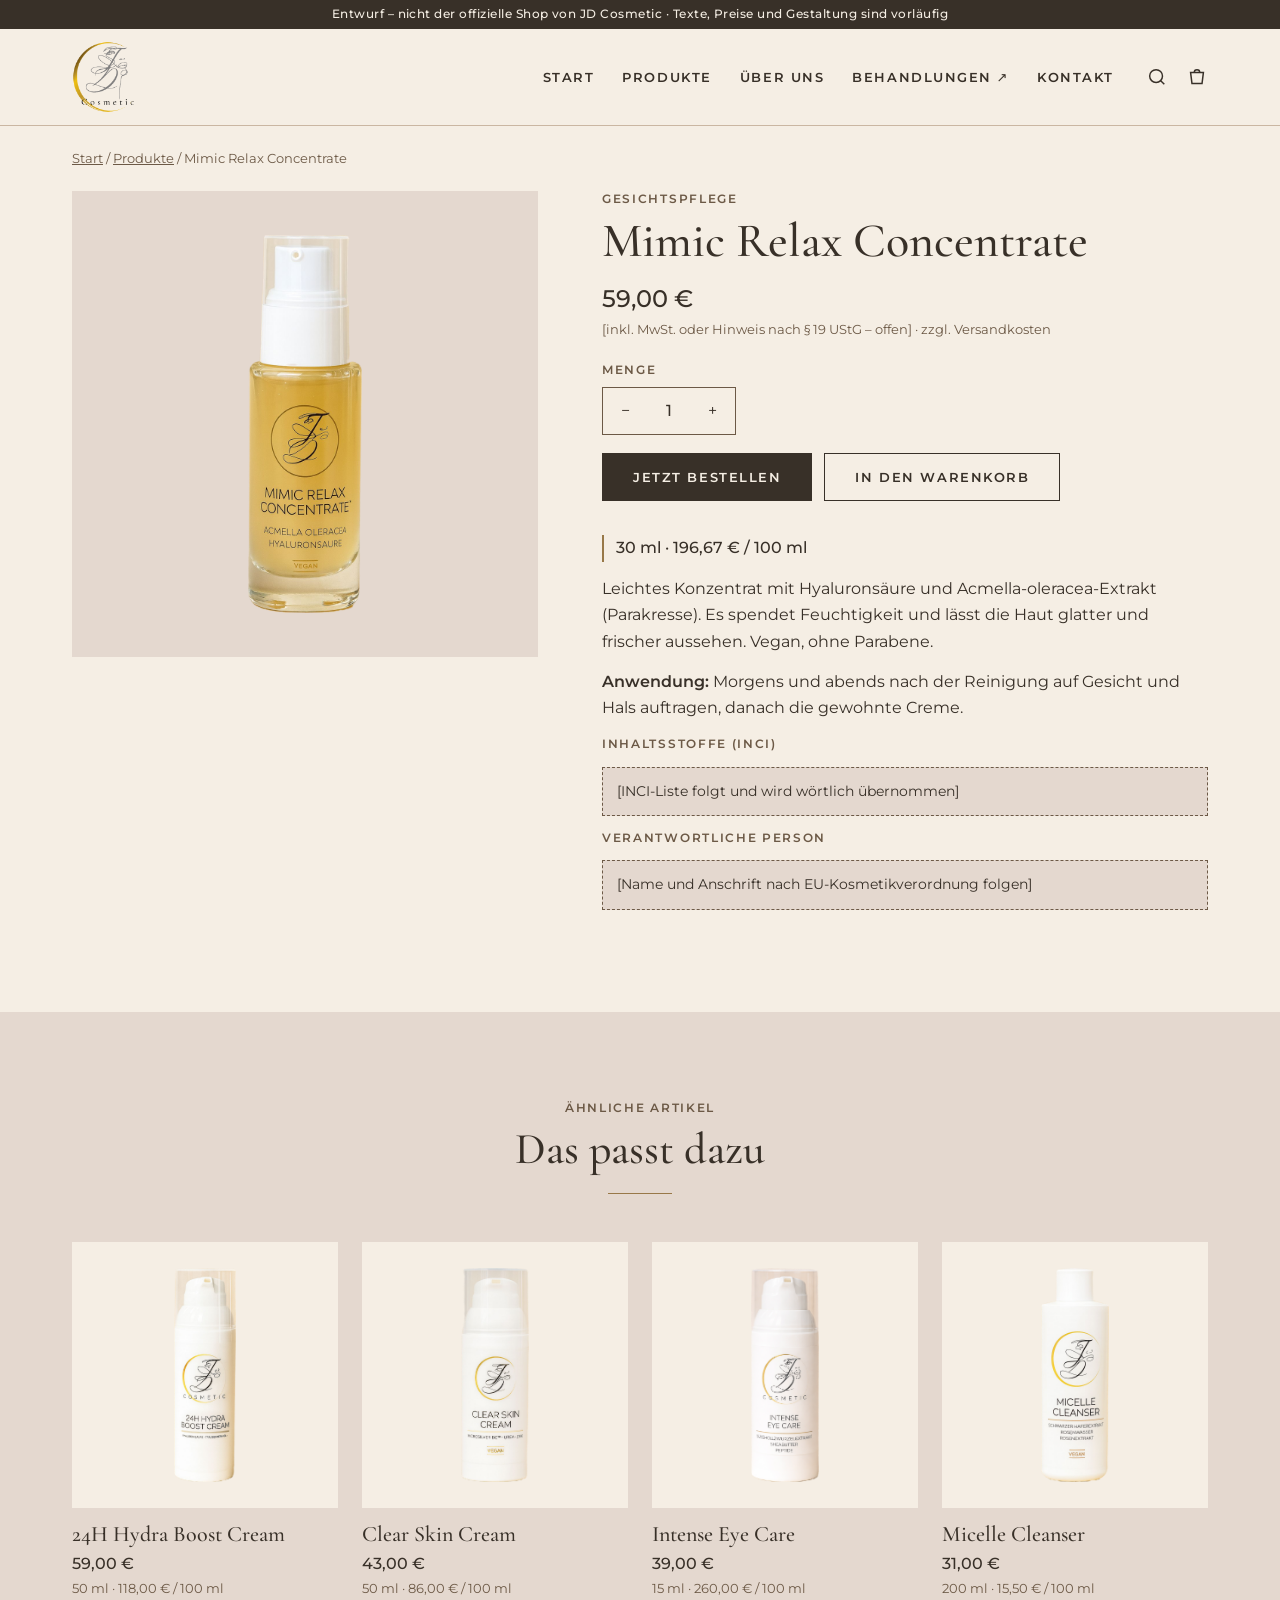
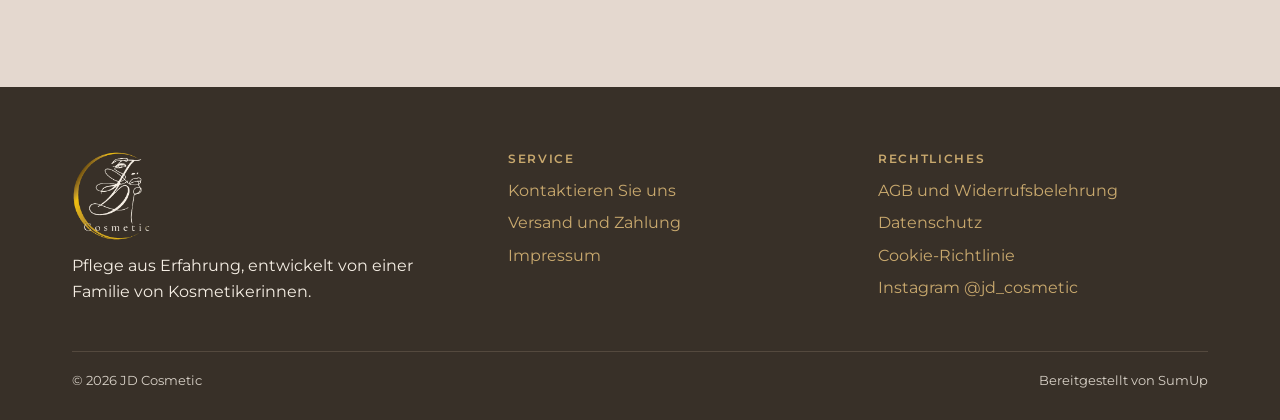
<file: produkt-mimic-relax.html>
<!doctype html>
<html lang="de"><head><meta charset="utf-8"><meta name="viewport" content="width=device-width, initial-scale=1">
<title>Mimic Relax Concentrate | JD Cosmetic (Prototyp)</title><meta name="robots" content="noindex, nofollow"><link rel="stylesheet" href="style.css"></head>
<body>
<div class="proto">Entwurf – nicht der offizielle Shop von JD Cosmetic · Texte, Preise und Gestaltung sind vorläufig</div>
<header class="header"><div class="wrap">
<a class="logo" href="index.html"><img src="img/logo.png" alt="JD Cosmetic"></a>
<nav class="nav" id="menu"><a href="index.html">Start</a><a href="index.html#produkte">Produkte</a><a href="index.html#ueber-uns">Über uns</a><a class="ext" href="https://timeoutannweiler.de/">Behandlungen</a><a href="kontakt.html">Kontakt</a></nav>
<div class="icons"><svg viewBox="0 0 24 24" aria-label="Suche"><circle cx="11" cy="11" r="7"/><path d="M20 20l-4-4"/></svg><svg viewBox="0 0 24 24" aria-label="Warenkorb"><path d="M5 7h14l-1.5 12h-11z"/><path d="M9 7a3 3 0 0 1 6 0"/></svg><button class="burger" type="button" aria-label="Menü öffnen" aria-expanded="false" aria-controls="menu"><svg viewBox="0 0 24 24"><path d="M4 7h16M4 12h16M4 17h16"/></svg></button></div>
</div></header>

<div class="wrap">
<p class="crumbs"><a href="index.html">Start</a> / <a href="index.html#produkte">Produkte</a> / Mimic Relax Concentrate</p>
<div class="pdp">
<div class="gallery"><div class="main"><img src="img/mimic-relax.png" alt="Mimic Relax Concentrate, 30 ml, Pumpspender mit JD-Cosmetic-Logo"></div></div>
<div>
<p class="label">Gesichtspflege</p>
<h1>Mimic Relax Concentrate</h1>
<div class="price">59,00 €</div>
<p class="tax">[inkl. MwSt. oder Hinweis nach § 19 UStG – offen] · zzgl. Versandkosten</p>
<p class="label">Menge</p>
<div class="qty"><span>−</span><b>1</b><span>+</span></div>
<div class="actions"><a class="btn" href="#">Jetzt bestellen</a><a class="btn secondary" href="#">In den Warenkorb</a></div>
<div class="desc">
<p class="first">30 ml · 196,67 € / 100 ml</p>
<p>Leichtes Konzentrat mit Hyaluronsäure und Acmella-oleracea-Extrakt (Parakresse). Es spendet Feuchtigkeit und lässt die Haut glatter und frischer aussehen. Vegan, ohne Parabene.</p>
<p><strong>Anwendung:</strong> Morgens und abends nach der Reinigung auf Gesicht und Hals auftragen, danach die gewohnte Creme.</p>
<p class="label">Inhaltsstoffe (INCI)</p>
<div class="ph-note">[INCI-Liste folgt und wird wörtlich übernommen]</div>
<p class="label">Verantwortliche Person</p>
<div class="ph-note">[Name und Anschrift nach EU-Kosmetikverordnung folgen]</div>
</div>
</div>
</div>
</div>
<section class="section sand"><div class="wrap">
<div class="head"><p class="label">Ähnliche Artikel</p><h2>Das passt dazu</h2><div class="rule"></div></div>
<div class="grid grid4">
<a class="card" href="produkt-hydra-boost.html"><div class="ph"><img src="img/hydra-boost.png" alt="24H Hydra Boost Cream, Verpackung mit JD-Cosmetic-Logo"></div><h3>24H Hydra Boost Cream</h3><div class="price">59,00 €</div><div class="base">50 ml · 118,00 € / 100 ml</div></a>
<a class="card" href="produkt-clear-skin.html"><div class="ph"><img src="img/clear-skin.png" alt="Clear Skin Cream, Verpackung mit JD-Cosmetic-Logo"></div><h3>Clear Skin Cream</h3><div class="price">43,00 €</div><div class="base">50 ml · 86,00 € / 100 ml</div></a>
<a class="card" href="produkt-intense-eye.html"><div class="ph"><img src="img/intense-eye.png" alt="Intense Eye Care, Verpackung mit JD-Cosmetic-Logo"></div><h3>Intense Eye Care</h3><div class="price">39,00 €</div><div class="base">15 ml · 260,00 € / 100 ml</div></a>
<a class="card" href="produkt-micelle-cleanser.html"><div class="ph"><img src="img/micelle-cleanser.png" alt="Micelle Cleanser, Verpackung mit JD-Cosmetic-Logo"></div><h3>Micelle Cleanser</h3><div class="price">31,00 €</div><div class="base">200 ml · 15,50 € / 100 ml</div></a>
</div>
</div></section>
<footer class="footer"><div class="wrap">
<div class="cols">
<div><img src="img/logo-on-dark.png" alt="JD Cosmetic"><p>Pflege aus Erfahrung, entwickelt von einer Familie von Kosmetikerinnen.</p></div>
<div><p class="label">Service</p><a href="kontakt.html">Kontaktieren Sie uns</a><a href="#">Versand und Zahlung</a><a href="#">Impressum</a></div>
<div><p class="label">Rechtliches</p><a href="#">AGB und Widerrufsbelehrung</a><a href="#">Datenschutz</a><a href="#">Cookie-Richtlinie</a><a href="https://instagram.com/jd_cosmetic">Instagram @jd_cosmetic</a></div>
</div>
<div class="small"><span>© 2026 JD Cosmetic</span><span>Bereitgestellt von SumUp</span></div>
</div></footer>
<script src="menu.js"></script>
</body></html>
</file>
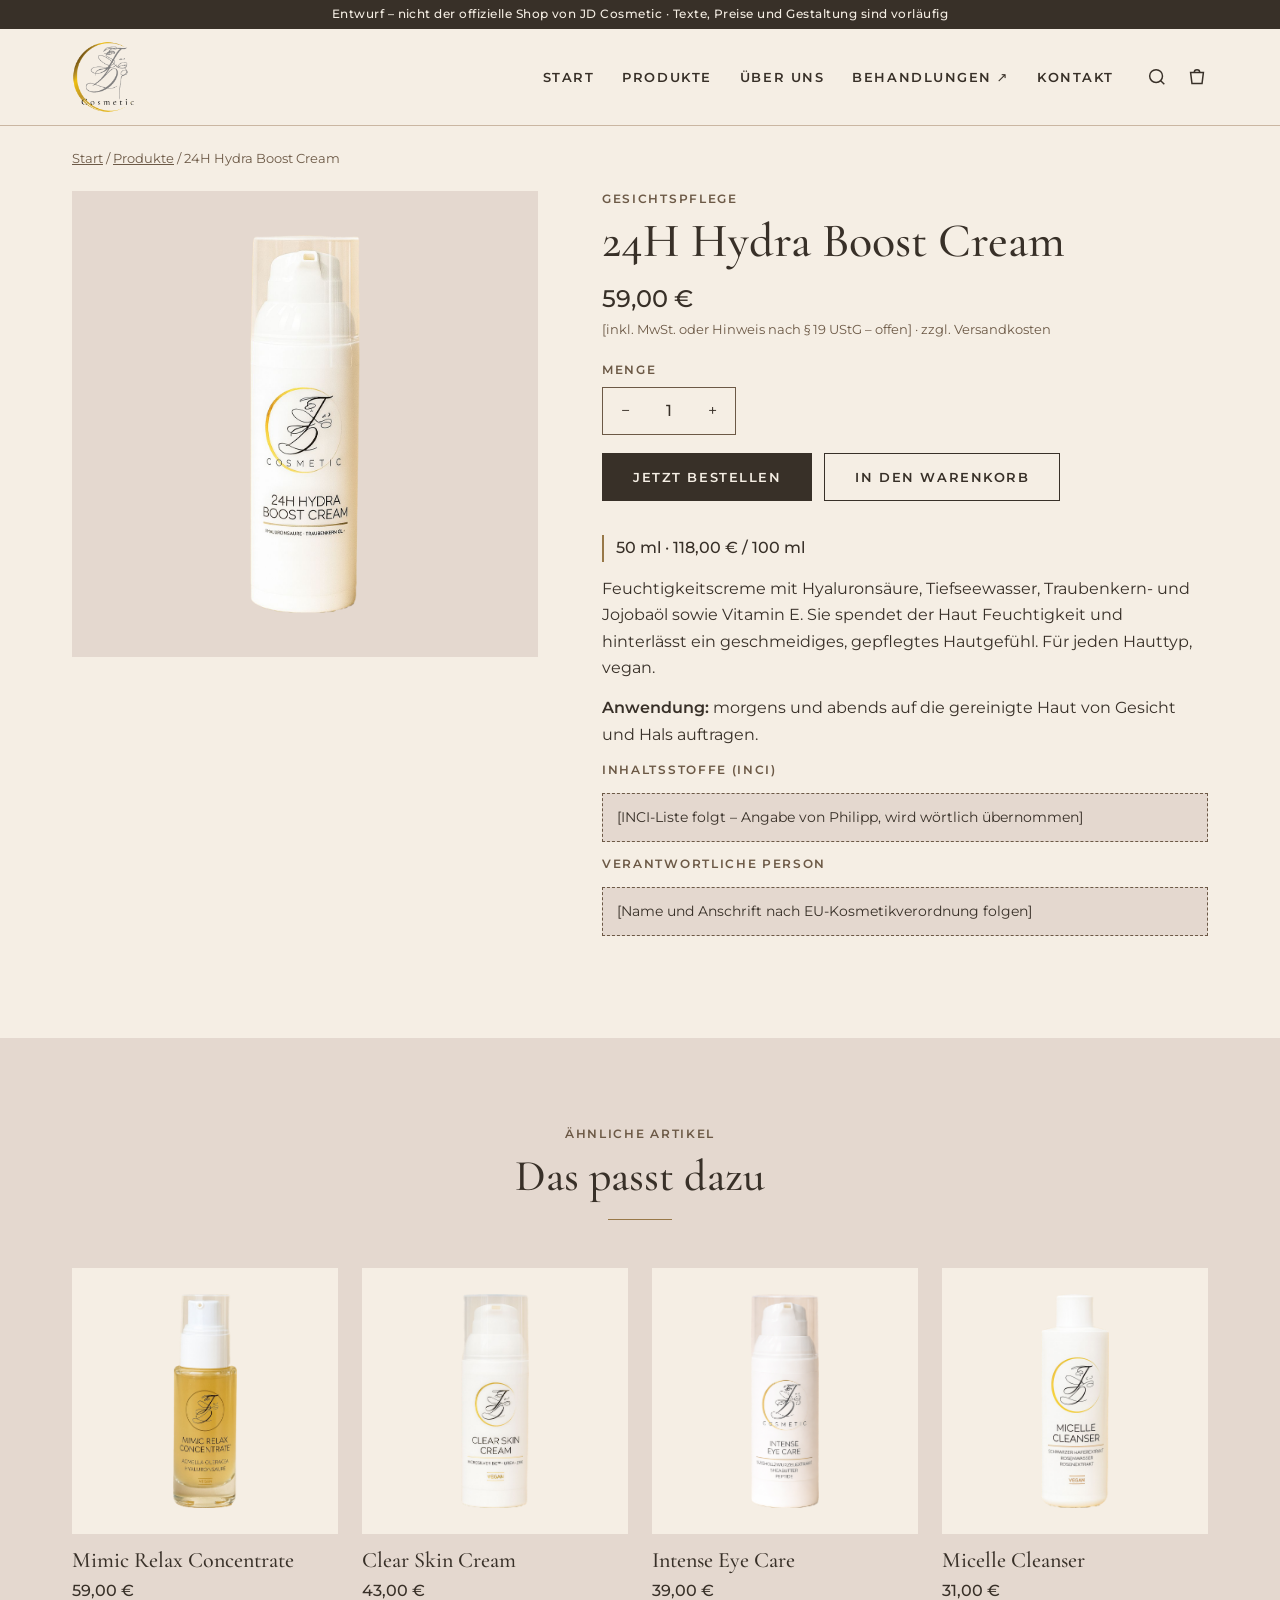
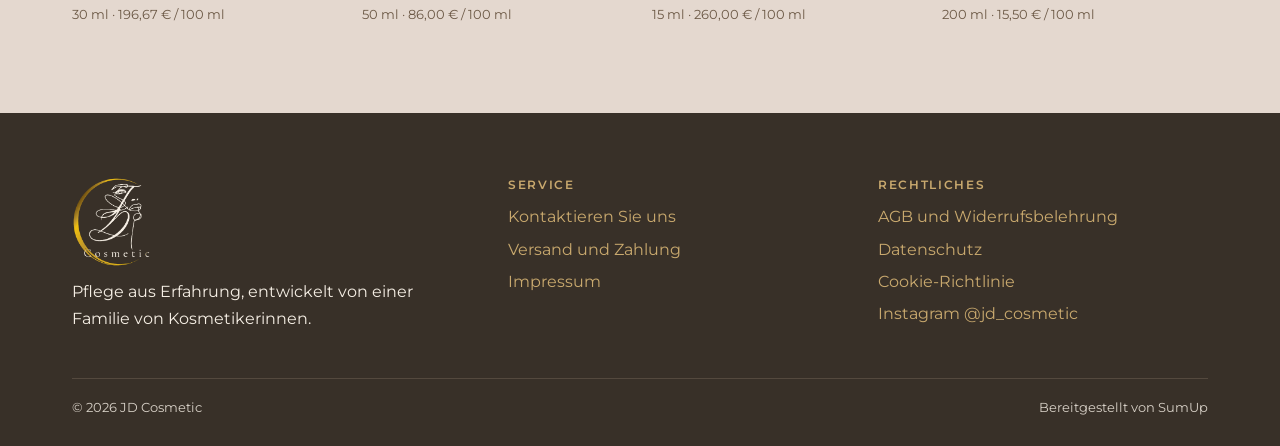
<file: produkt.html>
<!doctype html>
<html lang="de"><head><meta charset="utf-8"><meta name="viewport" content="width=device-width, initial-scale=1">
<title>24H Hydra Boost Cream | JD Cosmetic (Prototyp)</title><meta name="robots" content="noindex, nofollow"><link rel="stylesheet" href="style.css"></head>
<body>
<div class="proto">Entwurf – nicht der offizielle Shop von JD Cosmetic · Texte, Preise und Gestaltung sind vorläufig</div>
<header class="header"><div class="wrap">
<a class="logo" href="index.html"><img src="img/logo.png" alt="JD Cosmetic"></a>
<nav class="nav" id="menu"><a href="index.html">Start</a><a href="index.html#produkte">Produkte</a><a href="index.html#ueber-uns">Über uns</a><a class="ext" href="https://timeoutannweiler.de/">Behandlungen</a><a href="#kontakt">Kontakt</a></nav>
<div class="icons"><svg viewBox="0 0 24 24" aria-label="Suche"><circle cx="11" cy="11" r="7"/><path d="M20 20l-4-4"/></svg><svg viewBox="0 0 24 24" aria-label="Warenkorb"><path d="M5 7h14l-1.5 12h-11z"/><path d="M9 7a3 3 0 0 1 6 0"/></svg><button class="burger" type="button" aria-label="Menü öffnen" aria-expanded="false" aria-controls="menu"><svg viewBox="0 0 24 24"><path d="M4 7h16M4 12h16M4 17h16"/></svg></button></div>
</div></header>

<div class="wrap">
<p class="crumbs"><a href="index.html">Start</a> / <a href="index.html#produkte">Produkte</a> / 24H Hydra Boost Cream</p>
<div class="pdp">
<div class="gallery"><div class="main"><img src="img/hydra-boost.png" alt="24H Hydra Boost Cream, 50-ml-Spender mit JD-Cosmetic-Logo"></div></div>
<div>
<p class="label">Gesichtspflege</p>
<h1>24H Hydra Boost Cream</h1>
<div class="price">59,00 €</div>
<p class="tax">[inkl. MwSt. oder Hinweis nach § 19 UStG – offen] · zzgl. Versandkosten</p>
<p class="label">Menge</p>
<div class="qty"><span>−</span><b>1</b><span>+</span></div>
<div class="actions"><a class="btn" href="#">Jetzt bestellen</a><a class="btn secondary" href="#">In den Warenkorb</a></div>
<div class="desc">
<p class="first">50 ml · 118,00 € / 100 ml</p>
<p>Feuchtigkeitscreme mit Hyaluronsäure, Tiefseewasser, Traubenkern- und Jojobaöl sowie Vitamin E. Sie spendet der Haut Feuchtigkeit und hinterlässt ein geschmeidiges, gepflegtes Hautgefühl. Für jeden Hauttyp, vegan.</p>
<p><strong>Anwendung:</strong> morgens und abends auf die gereinigte Haut von Gesicht und Hals auftragen.</p>
<p class="label">Inhaltsstoffe (INCI)</p>
<div class="ph-note">[INCI-Liste folgt – Angabe von Philipp, wird wörtlich übernommen]</div>
<p class="label">Verantwortliche Person</p>
<div class="ph-note">[Name und Anschrift nach EU-Kosmetikverordnung folgen]</div>
</div>
</div>
</div>
</div>
<section class="section sand"><div class="wrap">
<div class="head"><p class="label">Ähnliche Artikel</p><h2>Das passt dazu</h2><div class="rule"></div></div>
<div class="grid grid4">
<a class="card" href="produkt.html"><div class="ph"><img src="img/mimic-relax.png" alt="Mimic Relax Concentrate, Flasche mit JD-Cosmetic-Logo"></div><h3>Mimic Relax Concentrate</h3><div class="price">59,00 €</div><div class="base">30 ml · 196,67 € / 100 ml</div></a>
<a class="card" href="produkt.html"><div class="ph"><img src="img/clear-skin.png" alt="Clear Skin Cream, Flasche mit JD-Cosmetic-Logo"></div><h3>Clear Skin Cream</h3><div class="price">43,00 €</div><div class="base">50 ml · 86,00 € / 100 ml</div></a>
<a class="card" href="produkt.html"><div class="ph"><img src="img/intense-eye.png" alt="Intense Eye Care, Flasche mit JD-Cosmetic-Logo"></div><h3>Intense Eye Care</h3><div class="price">39,00 €</div><div class="base">15 ml · 260,00 € / 100 ml</div></a>
<a class="card" href="produkt.html"><div class="ph"><img src="img/micelle-cleanser.png" alt="Micelle Cleanser, Flasche mit JD-Cosmetic-Logo"></div><h3>Micelle Cleanser</h3><div class="price">31,00 €</div><div class="base">200 ml · 15,50 € / 100 ml</div></a>
</div>
</div></section>
<footer class="footer" id="kontakt"><div class="wrap">
<div class="cols">
<div><img src="img/logo-on-dark.png" alt="JD Cosmetic"><p>Pflege aus Erfahrung, entwickelt von einer Familie von Kosmetikerinnen.</p></div>
<div><p class="label">Service</p><a href="#">Kontaktieren Sie uns</a><a href="#">Versand und Zahlung</a><a href="#">Impressum</a></div>
<div><p class="label">Rechtliches</p><a href="#">AGB und Widerrufsbelehrung</a><a href="#">Datenschutz</a><a href="#">Cookie-Richtlinie</a><a href="https://instagram.com/jd_cosmetic">Instagram @jd_cosmetic</a></div>
</div>
<div class="small"><span>© 2026 JD Cosmetic</span><span>Bereitgestellt von SumUp</span></div>
</div></footer>
<script src="menu.js"></script>
</body></html>
</file>
<file: style.css>
/* Prototyp des Shops von JD Cosmetic im Aufbau des SumUp Online-Shops.
   SumUp kennt drei Schriftrollen: Überschriften, Fließtext, Beschriftungen. */
@font-face{font-family:"Cormorant Garamond";font-weight:500;src:url(fonts/cormorant-garamond-latin-500-normal.woff2) format("woff2")}
@font-face{font-family:"Cormorant Garamond";font-weight:600;src:url(fonts/cormorant-garamond-latin-600-normal.woff2) format("woff2")}
@font-face{font-family:"Montserrat";font-weight:400;src:url(fonts/montserrat-latin-400-normal.woff2) format("woff2")}
@font-face{font-family:"Montserrat";font-weight:500;src:url(fonts/montserrat-latin-500-normal.woff2) format("woff2")}
@font-face{font-family:"Montserrat";font-weight:600;src:url(fonts/montserrat-latin-600-normal.woff2) format("woff2")}

:root{
  --cream:#F5EEE4; --sand:#E4D8CF; --taupe:#CAB6A2; --espresso:#383028;
  --text:#383028; --text-2:#6C5946; --on-dark:#F5EEE4;
  --gold:#987848; --gold-deep:#725A36; --gold-light:#C9A96E;
  --btn-hover:#2C241C;
  --font-headers:"Cormorant Garamond",Georgia,serif;
  --font-paragraphs:"Montserrat",system-ui,sans-serif;
  --font-labels:"Montserrat",system-ui,sans-serif;
  --wrap:1200px;
}
*{box-sizing:border-box;margin:0}
body{background:var(--cream);color:var(--text);font:400 16px/1.65 var(--font-paragraphs)}
img{max-width:100%;display:block}
a{color:var(--gold-deep)}
.wrap{max-width:var(--wrap);margin:0 auto;padding:0 32px}
h1,h2,h3{font-family:var(--font-headers);font-weight:500;line-height:1.15;color:var(--text)}
.label{font:600 12px/1.4 var(--font-labels);letter-spacing:.14em;text-transform:uppercase;color:var(--text-2)}

.proto{background:var(--espresso);color:var(--on-dark);font:500 12px/1.4 var(--font-labels);text-align:center;padding:6px 12px;letter-spacing:.04em}

/* Kopf: Logo, Menü, Warenkorb (SumUp: Header-Einstellungen) */
.header{background:var(--cream);border-bottom:1px solid var(--taupe)}
.header .wrap{display:flex;align-items:center;gap:32px;height:96px}
.header .logo img{height:72px;width:auto}
.nav{display:flex;gap:28px;margin-left:auto}
.nav a{font:600 13px var(--font-labels);letter-spacing:.12em;text-transform:uppercase;color:var(--text);text-decoration:none}
.nav a:hover{color:var(--gold-deep)}
.nav a.ext::after{content:" ↗";font-weight:400}
.icons{display:flex;gap:18px}
.icons svg{width:22px;height:22px;stroke:var(--text);fill:none;stroke-width:1.6}
.burger{display:none;background:none;border:0;padding:0;cursor:pointer}

/* Banner (SumUp: Homepage → Banner) */
.banner{position:relative;background:var(--sand) url(img/banner.jpg) right center/cover no-repeat;min-height:520px;display:flex;align-items:center}
.banner .wrap{width:100%}
.banner .text{max-width:460px}
.banner h1{font-size:60px;margin:10px 0 16px}
.banner p{font-size:18px;color:var(--text-2);margin-bottom:28px}

.btn{display:inline-block;background:var(--espresso);color:var(--on-dark);font:600 13px var(--font-labels);letter-spacing:.12em;text-transform:uppercase;padding:15px 30px;text-decoration:none;border:1px solid var(--espresso)}
.btn:hover{background:var(--btn-hover)}
.btn.secondary{background:transparent;color:var(--espresso)}
.btn.secondary:hover{background:var(--sand)}

/* Artikelkollektion */
.section{padding:88px 0}
.section.sand{background:var(--sand)}
.head{text-align:center;margin-bottom:48px}
.head h2{font-size:44px;margin-top:8px}
.rule{width:64px;height:1px;background:var(--gold);margin:18px auto 0}
.grid{display:grid;grid-template-columns:repeat(5,1fr);gap:24px}
.card{text-decoration:none;color:var(--text);display:block}
.card .ph{background:var(--sand);aspect-ratio:1/1;display:flex;align-items:center;justify-content:center;padding:26px}
.section.sand .card .ph{background:var(--cream)}
.card .ph img{width:100%;height:100%;object-fit:contain}
.card h3{font-size:22px;margin:14px 0 4px}
.card .price{font-weight:500}
.card .base{font-size:13px;color:var(--text-2)}
.center{text-align:center;margin-top:44px}

/* Text mit Bild */
.twi{display:grid;grid-template-columns:1fr 1fr;gap:64px;align-items:center}
.twi.rev .media{order:2}
.twi h2{font-size:40px;margin:8px 0 18px}
.twi p{margin-bottom:16px}
.twi .media.prod{background:var(--cream);aspect-ratio:16/10;display:flex;align-items:center;justify-content:center;padding:28px}
.twi .media.prod img{width:100%;height:100%;object-fit:contain}

/* Fußzeile (SumUp: Footer, Social-Links) */
.footer{background:var(--espresso);color:var(--on-dark);padding:64px 0 28px}
.footer .cols{display:grid;grid-template-columns:1.2fr 1fr 1fr;gap:40px}
.footer img{height:90px;width:auto;margin-bottom:12px}
.footer a{color:var(--gold-light);text-decoration:none;display:block;margin:6px 0}
.footer a:hover{text-decoration:underline}
.footer .label{color:var(--gold-light);margin-bottom:10px}
.footer .small{font-size:13px;opacity:.85;margin-top:44px;border-top:1px solid #5a4e42;padding-top:18px;display:flex;justify-content:space-between;gap:16px;flex-wrap:wrap}

/* Produktseite */
.crumbs{font-size:13px;color:var(--text-2);padding:22px 0}
.crumbs a{color:var(--text-2)}
.pdp{display:grid;grid-template-columns:1fr 1.3fr;gap:64px;padding-bottom:88px;align-items:start}
.gallery .main{background:var(--sand);aspect-ratio:1/1;max-width:480px;display:flex;align-items:center;justify-content:center;padding:44px}
.gallery .main img{width:100%;height:100%;object-fit:contain}
.pdp h1{font-size:48px;margin:6px 0 10px}
.pdp .price{font-size:24px;font-weight:500}
.pdp .tax{font-size:13px;color:var(--text-2);margin-bottom:22px}
.qty{display:flex;align-items:center;border:1px solid #6C5946;width:max-content;margin:8px 0 18px}
.qty span{padding:10px 18px}
.qty b{padding:10px 18px;font-weight:500}
.actions{display:flex;gap:12px;flex-wrap:wrap;margin-bottom:34px}
.desc p{margin-bottom:14px}
.desc .first{font-weight:500;border-left:2px solid var(--gold);padding-left:12px}
.desc ul{padding-left:20px;margin-bottom:14px}
.ph-note{background:var(--sand);border:1px dashed var(--text-2);padding:12px 14px;font-size:14px;margin:6px 0 14px}
.grid4{grid-template-columns:repeat(4,1fr)}

/* Kontaktseite: Formular nur als Ansicht */
.contact{display:grid;grid-template-columns:1fr 1fr;gap:64px;padding-bottom:88px}
.contact h1{font-size:48px;margin:6px 0 14px}
.contact > div > p{margin-bottom:10px}
.mock-form{background:var(--sand);padding:32px}
.mock-form .note{font-size:13px;color:var(--text-2);margin-bottom:18px}
.mock-form .field{background:var(--cream);border:1px solid #6C5946;height:46px;margin:6px 0 16px}
.mock-form .field.area{height:140px}
.btn.disabled{opacity:.55;cursor:not-allowed}
.small-print{font-size:12px;color:var(--text-2);margin-top:16px}

@media (max-width:820px){
  .wrap{padding:0 16px}
  .header .wrap{height:72px;gap:12px}
  .header .logo img{height:52px}
  .nav{display:none}
  .nav.open{display:flex;flex-direction:column;gap:0;position:absolute;left:0;right:0;top:100%;background:var(--cream);border-bottom:1px solid var(--taupe);padding:8px 16px 16px;z-index:10}
  .nav.open a{padding:12px 0;border-bottom:1px solid var(--sand)}
  .header{position:relative}
  .burger{display:block}
  .icons{margin-left:auto}
  .banner{min-height:560px;align-items:flex-start;padding-top:36px;background-size:auto 340px;background-position:right -110px bottom}
  .banner h1{font-size:40px}
  .banner p{font-size:16px}
  .section{padding:56px 0}
  .head h2{font-size:34px}
  .grid,.grid4{grid-template-columns:repeat(2,1fr);gap:16px}
  .card h3{font-size:19px}
  .twi{grid-template-columns:1fr;gap:28px}
  .twi.rev .media{order:0}
  .twi h2{font-size:32px}
  .footer .cols{grid-template-columns:1fr}
  .pdp{grid-template-columns:1fr;gap:28px}
  .gallery .main{max-width:none;padding:32px}
  .contact{grid-template-columns:1fr;gap:28px}
  .contact h1{font-size:36px}
  .pdp h1{font-size:36px}
}
</file>
